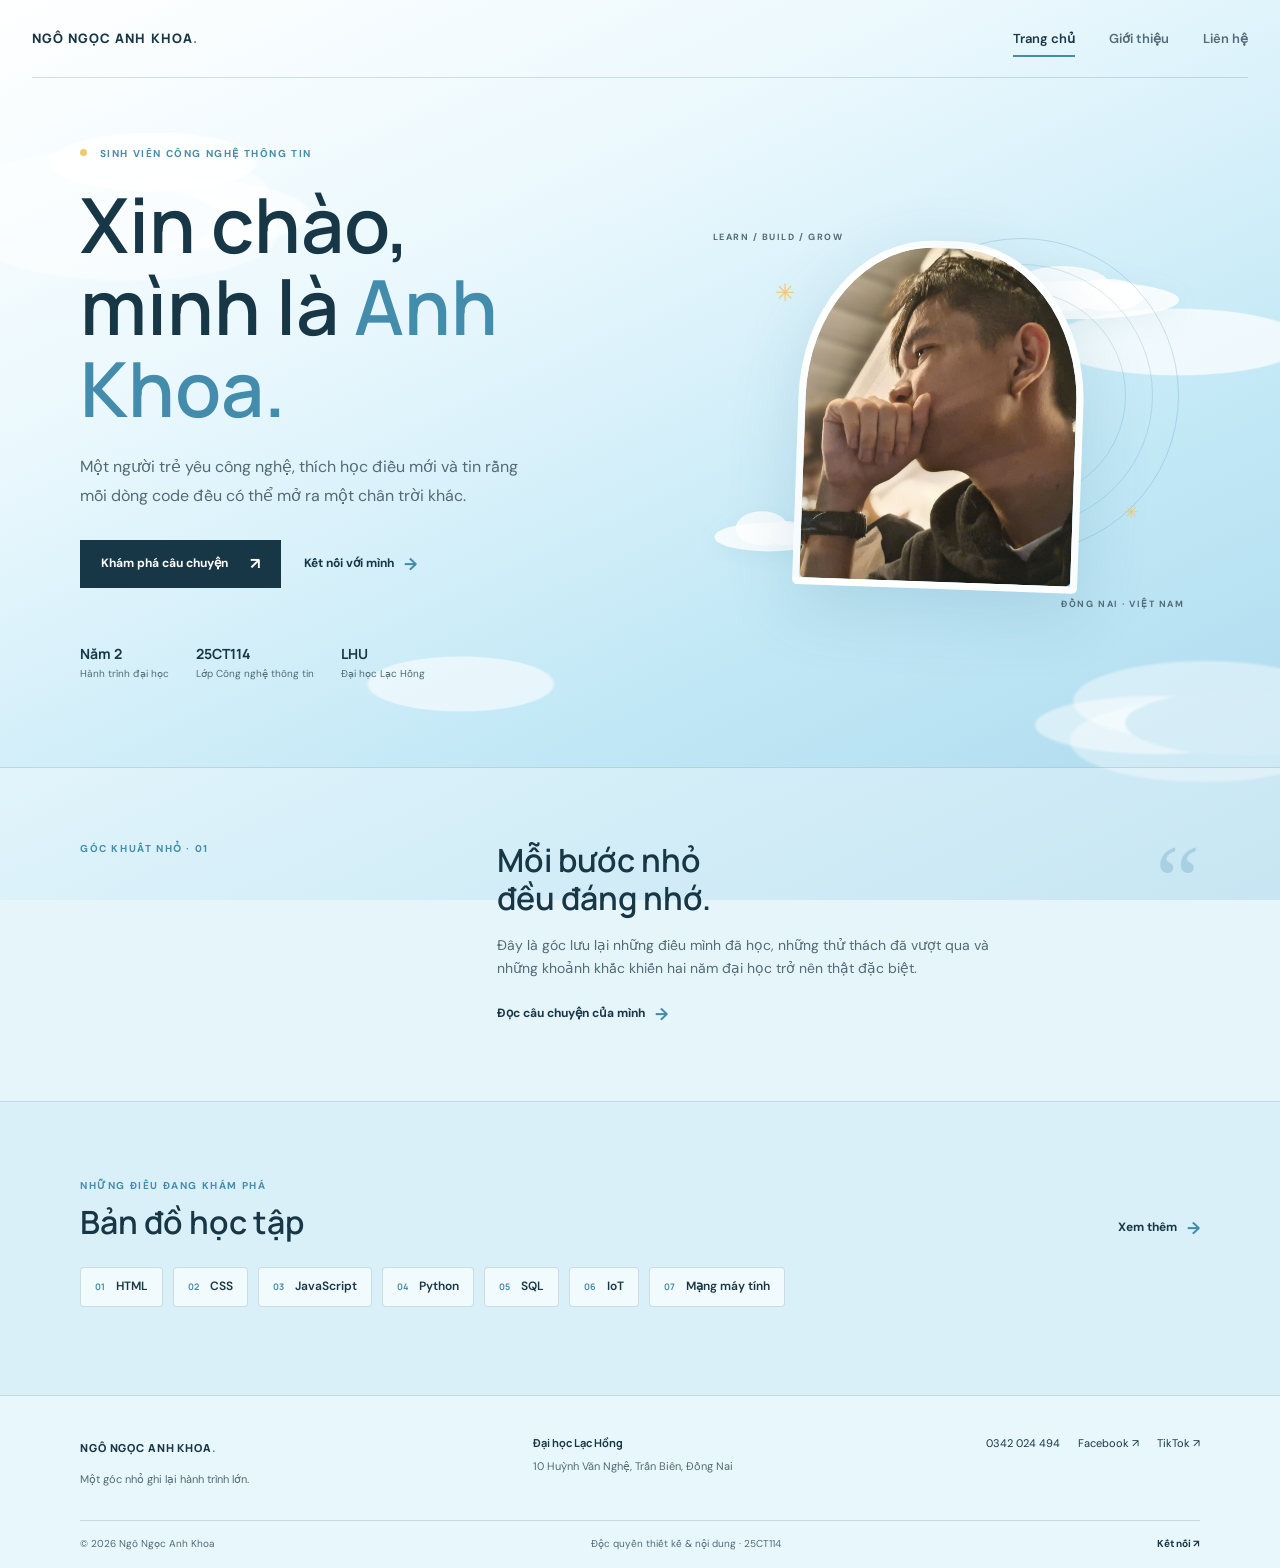
<file: index.html>
<!doctype html>
<html lang="vi">

<head>
    <meta charset="utf-8">
    <meta name="viewport" content="width=device-width, initial-scale=1">
    <meta name="theme-color" content="#b8e4f5">
    <meta name="description" content="Góc Khuất Nhỏ - hành trình học tập và những dấu ấn của Ngô Ngọc Anh Khoa.">
    <title>Ngô Ngọc Anh Khoa | Góc Khuất Nhỏ</title>
    <link rel="preconnect" href="https://fonts.googleapis.com">
    <link rel="preconnect" href="https://fonts.gstatic.com" crossorigin>
    <link
        href="https://fonts.googleapis.com/css2?family=DM+Sans:wght@400;500;600;700&family=Manrope:wght@400;500;600;700;800&display=swap"
        rel="stylesheet">
    <link rel="stylesheet" href="style.css">
    <script src="java.js" defer></script>
</head>

<body>
    <header class="site-header">
        <a class="wordmark" href="index.html" aria-label="Ngô Ngọc Anh Khoa - về trang chủ">NGÔ NGỌC ANH KHOA<span
                class="wordmark-dot">.</span></a>
        <button class="menu-toggle" type="button" aria-expanded="false" aria-controls="main-menu"
            aria-label="Mở menu"><span></span><span></span></button>
        <nav class="main-menu" id="main-menu" aria-label="Điều hướng chính">
            <a class="menu-link is-active" href="index.html" aria-current="page">Trang chủ</a>
            <a class="menu-link" href="gioithieu.html">Giới thiệu</a>
            <a class="menu-link" href="lienhe.html">Liên hệ</a>
        </nav>
    </header>

    <main>
        <section class="home-hero page-width">
            <div class="hero-copy reveal">
                <p class="eyebrow"><span class="eyebrow-mark"></span> SINH VIÊN CÔNG NGHỆ THÔNG TIN</p>
                <h1>Xin chào,<br>mình là <span class="name-highlight">Anh Khoa.</span></h1>
                <p class="hero-intro">Một người trẻ yêu công nghệ, thích học điều mới và tin rằng mỗi dòng code đều có
                    thể mở ra một chân trời khác.</p>
                <div class="hero-actions">
                    <a class="button button-primary" href="gioithieu.html">Khám phá câu chuyện <span
                            aria-hidden="true">↗</span></a>
                    <a class="text-link" href="lienhe.html">Kết nối với mình <span aria-hidden="true">→</span></a>
                </div>
                <div class="hero-facts" aria-label="Thông tin sinh viên">
                    <div><strong>Năm 2</strong><span>Hành trình đại học</span></div>
                    <div><strong>25CT114</strong><span>Lớp Công nghệ thông tin</span></div>
                    <div><strong>LHU</strong><span>Đại học Lạc Hồng</span></div>
                </div>
            </div>
            <div class="hero-art reveal" aria-label="Minh họa bầu trời và hành trình học tập">
                <div class="sun-orbit"></div>
                <div class="cloud cloud-large"></div>
                <div class="cloud cloud-small"></div>
                <div class="orbit-label label-top">LEARN / BUILD / GROW</div>
                <div class="portrait-placeholder">
                    <img class="portrait-image" src="banthan.jpg" alt="Chân dung Ngô Ngọc Anh Khoa">
                </div>
                <span class="orbit-label label-bottom">ĐỒNG NAI · VIỆT NAM</span>
                <span class="sparkle sparkle-one">✳</span><span class="sparkle sparkle-two">✳</span>
            </div>
        </section>

        <section class="intro-band">
            <div class="page-width intro-band-inner reveal">
                <p class="eyebrow">GÓC KHUẤT NHỎ · 01</p>
                <div>
                    <h2>Mỗi bước nhỏ<br>đều đáng nhớ.</h2>
                    <p>Đây là góc lưu lại những điều mình đã học, những thử thách đã vượt qua và những khoảnh khắc khiến
                        hai năm đại học trở nên thật đặc biệt.</p>
                    <a class="text-link" href="gioithieu.html">Đọc câu chuyện của mình <span
                            aria-hidden="true">→</span></a>
                </div>
                <div class="quote-mark" aria-hidden="true">“</div>
            </div>
        </section>

        <section class="learning-section page-width reveal">
            <div class="section-heading">
                <div>
                    <p class="eyebrow">NHỮNG ĐIỀU ĐANG KHÁM PHÁ</p>
                    <h2>Bản đồ học tập</h2>
                </div>
                <a class="text-link" href="gioithieu.html">Xem thêm <span aria-hidden="true">→</span></a>
            </div>
            <div class="skill-cloud" aria-label="Các lĩnh vực đã học">
                <span class="skill-chip"><span>01</span> HTML</span>
                <span class="skill-chip"><span>02</span> CSS</span>
                <span class="skill-chip"><span>03</span> JavaScript</span>
                <span class="skill-chip"><span>04</span> Python</span>
                <span class="skill-chip"><span>05</span> SQL</span>
                <span class="skill-chip"><span>06</span> IoT</span>
                <span class="skill-chip"><span>07</span> Mạng máy tính</span>
            </div>
        </section>
    </main>

    <footer class="site-footer">
        <div class="page-width footer-main">
            <div><a class="wordmark footer-wordmark" href="index.html">NGÔ NGỌC ANH KHOA<span
                        class="wordmark-dot">.</span></a>
                <p class="footer-note">Một góc nhỏ ghi lại hành trình lớn.</p>
            </div>
            <div class="footer-school"><strong>Đại học Lạc Hồng</strong><span>10 Huỳnh Văn Nghệ, Trấn Biên, Đồng
                    Nai</span></div>
            <div class="footer-social"><a href="tel:0342024494">0342 024 494</a><a href="https://www.facebook.com/"
                    target="_blank" rel="noreferrer">Facebook ↗</a><a href="https://www.tiktok.com/" target="_blank"
                    rel="noreferrer">TikTok ↗</a></div>
        </div>
        <div class="page-width footer-bottom"><span>© <span data-year></span> Ngô Ngọc Anh Khoa</span><span>Độc quyền
                thiết kế & nội dung · 25CT114</span><a href="lienhe.html">Kết nối <span aria-hidden="true">↗</span></a>
        </div>
    </footer>
</body>

</html>
</file>
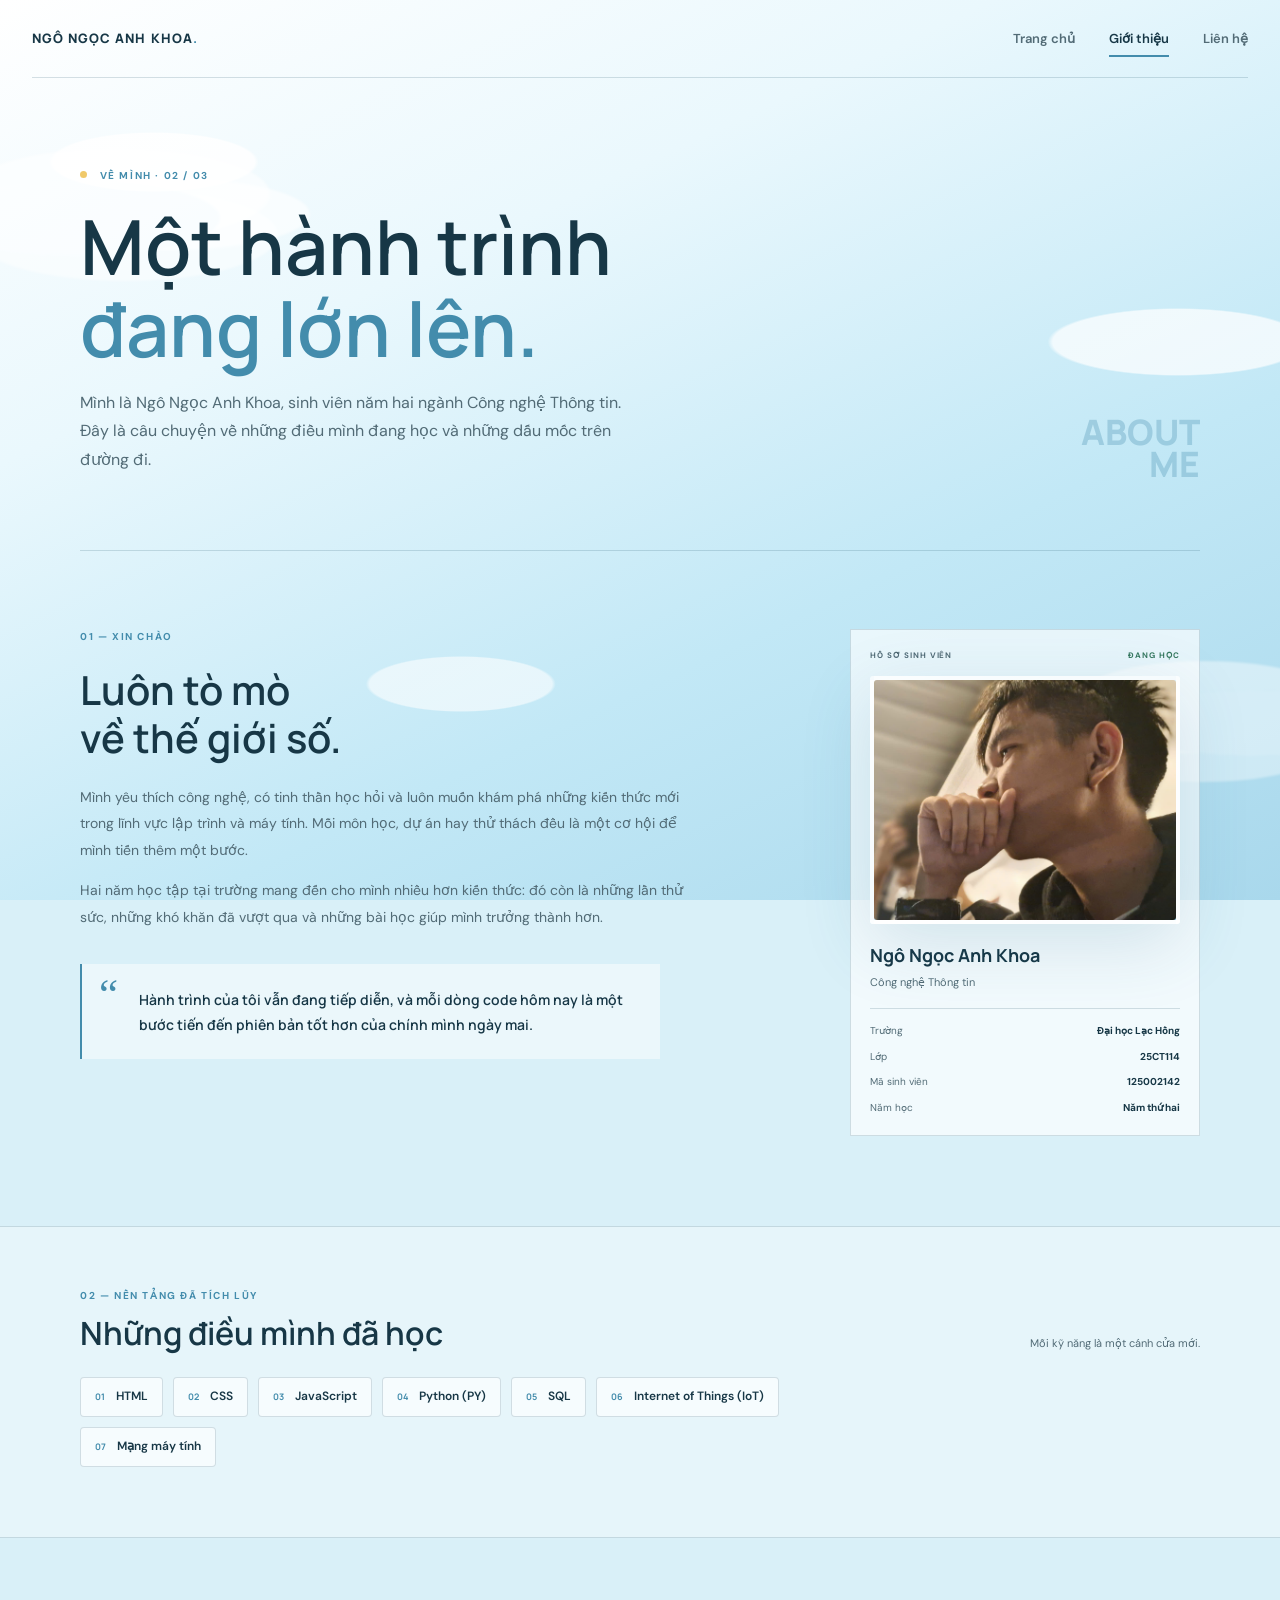
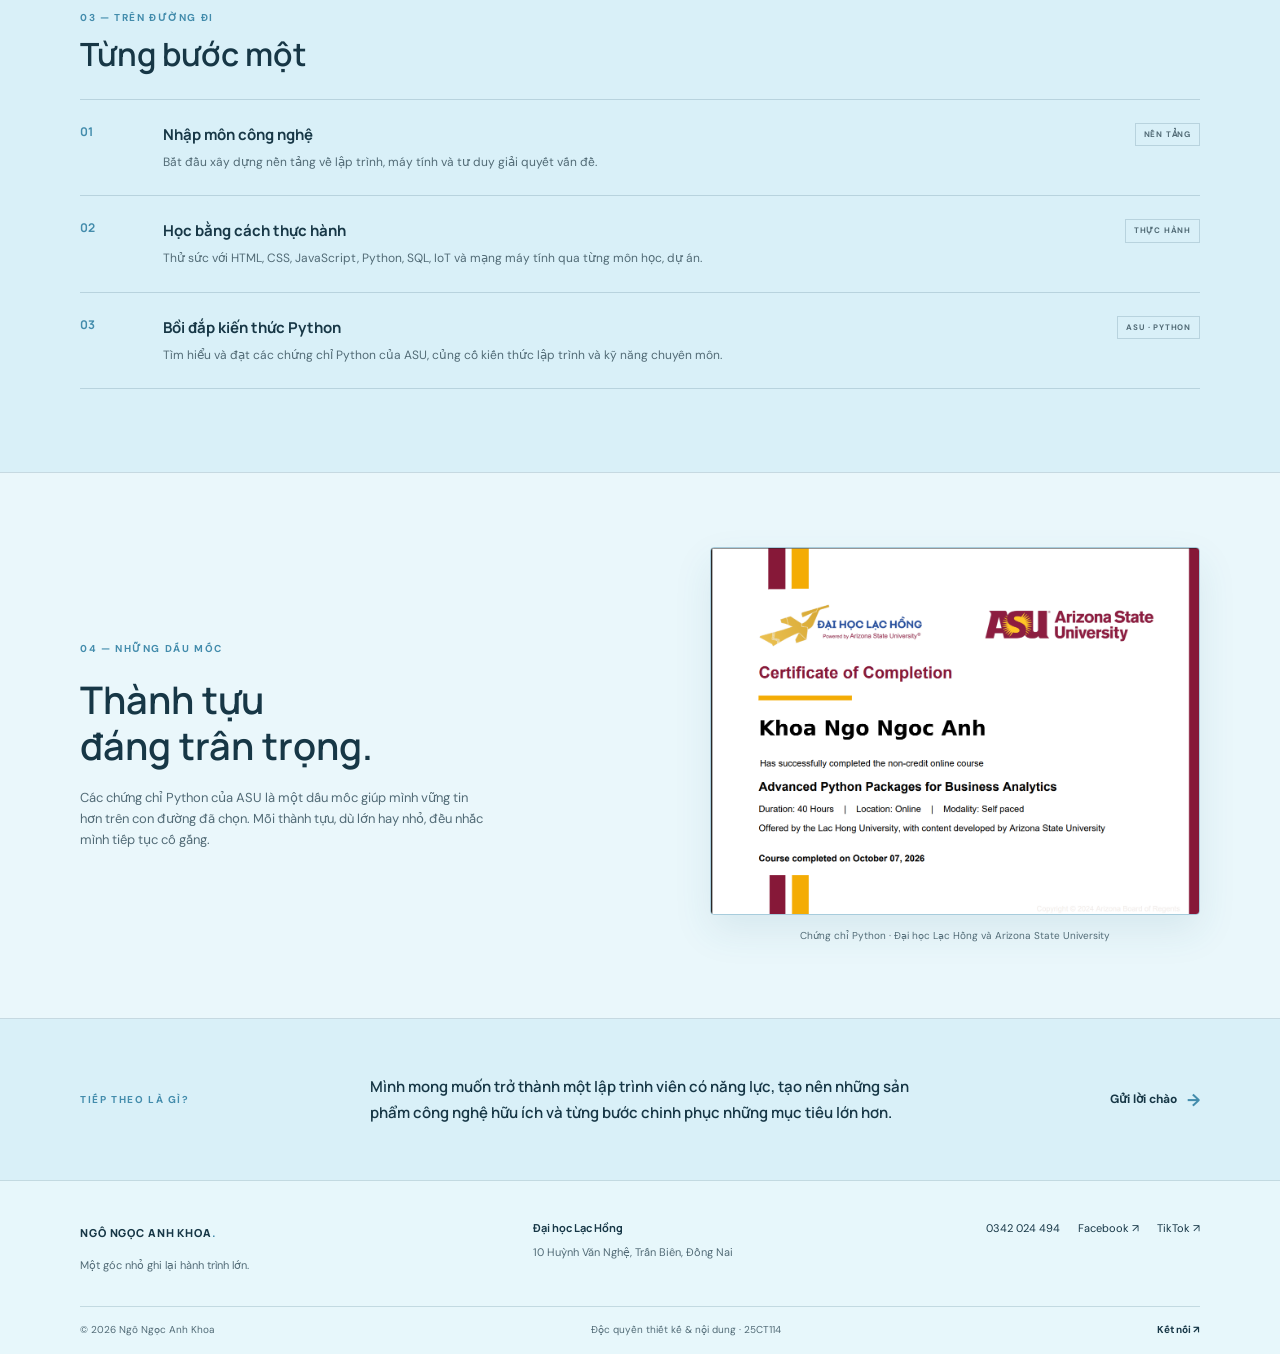
<file: gioithieu.html>
<!doctype html>
<html lang="vi">

<head>
    <meta charset="utf-8">
    <meta name="viewport" content="width=device-width, initial-scale=1">
    <meta name="theme-color" content="#b8e4f5">
    <meta name="description"
        content="Giới thiệu về Ngô Ngọc Anh Khoa, sinh viên năm hai ngành Công nghệ Thông tin tại Đại học Lạc Hồng.">
    <title>Giới thiệu | Ngô Ngọc Anh Khoa</title>
    <link rel="preconnect" href="https://fonts.googleapis.com">
    <link rel="preconnect" href="https://fonts.gstatic.com" crossorigin>
    <link
        href="https://fonts.googleapis.com/css2?family=DM+Sans:wght@400;500;600;700&family=Manrope:wght@400;500;600;700;800&display=swap"
        rel="stylesheet">
    <link rel="stylesheet" href="style.css">
    <script src="java.js" defer></script>
</head>

<body>
    <header class="site-header">
        <a class="wordmark" href="index.html" aria-label="Ngô Ngọc Anh Khoa - về trang chủ">NGÔ NGỌC ANH KHOA<span
                class="wordmark-dot">.</span></a>
        <button class="menu-toggle" type="button" aria-expanded="false" aria-controls="main-menu"
            aria-label="Mở menu"><span></span><span></span></button>
        <nav class="main-menu" id="main-menu" aria-label="Điều hướng chính">
            <a class="menu-link" href="index.html">Trang chủ</a>
            <a class="menu-link is-active" href="gioithieu.html" aria-current="page">Giới thiệu</a>
            <a class="menu-link" href="lienhe.html">Liên hệ</a>
        </nav>
    </header>

    <main>
        <section class="page-hero page-width reveal">
            <p class="eyebrow"><span class="eyebrow-mark"></span> VỀ MÌNH · 02 / 03</p>
            <h1>Một hành trình<br><span class="name-highlight">đang lớn lên.</span></h1>
            <p class="page-hero-lead">Mình là Ngô Ngọc Anh Khoa, sinh viên năm hai ngành Công nghệ Thông tin. Đây là câu
                chuyện về những điều mình đang học và những dấu mốc trên đường đi.</p>
            <span class="page-index">ABOUT<br>ME</span>
        </section>

        <section class="about-layout page-width">
            <div class="about-copy reveal">
                <p class="eyebrow">01 — XIN CHÀO</p>
                <h2>Luôn tò mò<br>về thế giới số.</h2>
                <p>Mình yêu thích công nghệ, có tinh thần học hỏi và luôn muốn khám phá những kiến thức mới trong lĩnh
                    vực lập trình và máy tính. Mỗi môn học, dự án hay thử thách đều là một cơ hội để mình tiến thêm một
                    bước.</p>
                <p>Hai năm học tập tại trường mang đến cho mình nhiều hơn kiến thức: đó còn là những lần thử sức, những
                    khó khăn đã vượt qua và những bài học giúp mình trưởng thành hơn.</p>
                <div class="quote-card"><span aria-hidden="true">“</span>
                    <blockquote>Hành trình của tôi vẫn đang tiếp diễn, và mỗi dòng code hôm nay là một bước tiến đến
                        phiên bản tốt hơn của chính mình ngày mai.</blockquote>
                </div>
            </div>
            <aside class="student-card reveal">
                <div class="student-card-top"><span>HỒ SƠ SINH VIÊN</span><span class="status-dot">ĐANG HỌC</span></div>
                <div class="portrait-placeholder portrait-compact">
                    <img class="portrait-image" src="banthan.jpg" alt="Chân dung Ngô Ngọc Anh Khoa">
                </div>
                <h3>Ngô Ngọc Anh Khoa</h3>
                <p class="student-major">Công nghệ Thông tin</p>
                <dl class="student-details">
                    <div>
                        <dt>Trường</dt>
                        <dd>Đại học Lạc Hồng</dd>
                    </div>
                    <div>
                        <dt>Lớp</dt>
                        <dd>25CT114</dd>
                    </div>
                    <div>
                        <dt>Mã sinh viên</dt>
                        <dd>125002142</dd>
                    </div>
                    <div>
                        <dt>Năm học</dt>
                        <dd>Năm thứ hai</dd>
                    </div>
                </dl>
            </aside>
        </section>

        <section class="skills-section">
            <div class="page-width skills-inner reveal">
                <div class="section-heading">
                    <div>
                        <p class="eyebrow">02 — NỀN TẢNG ĐÃ TÍCH LŨY</p>
                        <h2>Những điều mình đã học</h2>
                    </div><span class="section-aside">Mỗi kỹ năng là một cánh cửa mới.</span>
                </div>
                <div class="skill-cloud skill-cloud-about"><span class="skill-chip"><span>01</span> HTML</span><span
                        class="skill-chip"><span>02</span> CSS</span><span class="skill-chip"><span>03</span>
                        JavaScript</span><span class="skill-chip"><span>04</span> Python (PY)</span><span
                        class="skill-chip"><span>05</span> SQL</span><span class="skill-chip"><span>06</span> Internet
                        of Things (IoT)</span><span class="skill-chip"><span>07</span> Mạng máy tính</span></div>
            </div>
        </section>

        <section class="journey-section page-width reveal">
            <div class="section-heading">
                <div>
                    <p class="eyebrow">03 — TRÊN ĐƯỜNG ĐI</p>
                    <h2>Từng bước một</h2>
                </div>
            </div>
            <div class="journey-list">
                <article class="journey-item"><span class="journey-number">01</span>
                    <div>
                        <h3>Nhập môn công nghệ</h3>
                        <p>Bắt đầu xây dựng nền tảng về lập trình, máy tính và tư duy giải quyết vấn đề.</p>
                    </div><span class="journey-tag">NỀN TẢNG</span>
                </article>
                <article class="journey-item"><span class="journey-number">02</span>
                    <div>
                        <h3>Học bằng cách thực hành</h3>
                        <p>Thử sức với HTML, CSS, JavaScript, Python, SQL, IoT và mạng máy tính qua từng môn học, dự án.
                        </p>
                    </div><span class="journey-tag">THỰC HÀNH</span>
                </article>
                <article class="journey-item"><span class="journey-number">03</span>
                    <div>
                        <h3>Bồi đắp kiến thức Python</h3>
                        <p>Tìm hiểu và đạt các chứng chỉ Python của ASU, củng cố kiến thức lập trình và kỹ năng chuyên
                            môn.</p>
                    </div><span class="journey-tag">ASU · PYTHON</span>
                </article>
            </div>
        </section>

        <section class="achievement-section">
            <div class="page-width achievement-inner reveal">
                <div class="achievement-copy">
                    <p class="eyebrow">04 — NHỮNG DẤU MỐC</p>
                    <h2>Thành tựu<br>đáng trân trọng.</h2>
                    <p>Các chứng chỉ Python của ASU là một dấu mốc giúp mình vững tin hơn trên con đường đã chọn. Mỗi
                        thành tựu, dù lớn hay nhỏ, đều nhắc mình tiếp tục cố gắng.</p>
                </div>
                <div class="achievement-display">
                    <img class="certificate-image" src="ASU.png"
                        alt="Chứng chỉ hoàn thành khóa Advanced Python Packages for Business Analytics">
                    <p class="achievement-note">Chứng chỉ Python · Đại học Lạc Hồng và Arizona State University</p>
                </div>
            </div>
        </section>

        <section class="future-note page-width reveal">
            <p class="eyebrow">TIẾP THEO LÀ GÌ?</p>
            <p>Mình mong muốn trở thành một lập trình viên có năng lực, tạo nên những sản phẩm công nghệ hữu ích và từng
                bước chinh phục những mục tiêu lớn hơn.</p><a class="text-link" href="lienhe.html">Gửi lời chào <span
                    aria-hidden="true">→</span></a>
        </section>
    </main>

    <footer class="site-footer">
        <div class="page-width footer-main">
            <div><a class="wordmark footer-wordmark" href="index.html">NGÔ NGỌC ANH KHOA<span
                        class="wordmark-dot">.</span></a>
                <p class="footer-note">Một góc nhỏ ghi lại hành trình lớn.</p>
            </div>
            <div class="footer-school"><strong>Đại học Lạc Hồng</strong><span>10 Huỳnh Văn Nghệ, Trấn Biên, Đồng
                    Nai</span></div>
            <div class="footer-social"><a href="tel:0342024494">0342 024 494</a><a href="https://www.facebook.com/"
                    target="_blank" rel="noreferrer">Facebook ↗</a><a href="https://www.tiktok.com/" target="_blank"
                    rel="noreferrer">TikTok ↗</a></div>
        </div>
        <div class="page-width footer-bottom"><span>© <span data-year></span> Ngô Ngọc Anh Khoa</span><span>Độc quyền
                thiết kế & nội dung · 25CT114</span><a href="lienhe.html">Kết nối <span aria-hidden="true">↗</span></a>
        </div>
    </footer>
</body>

</html>
</file>
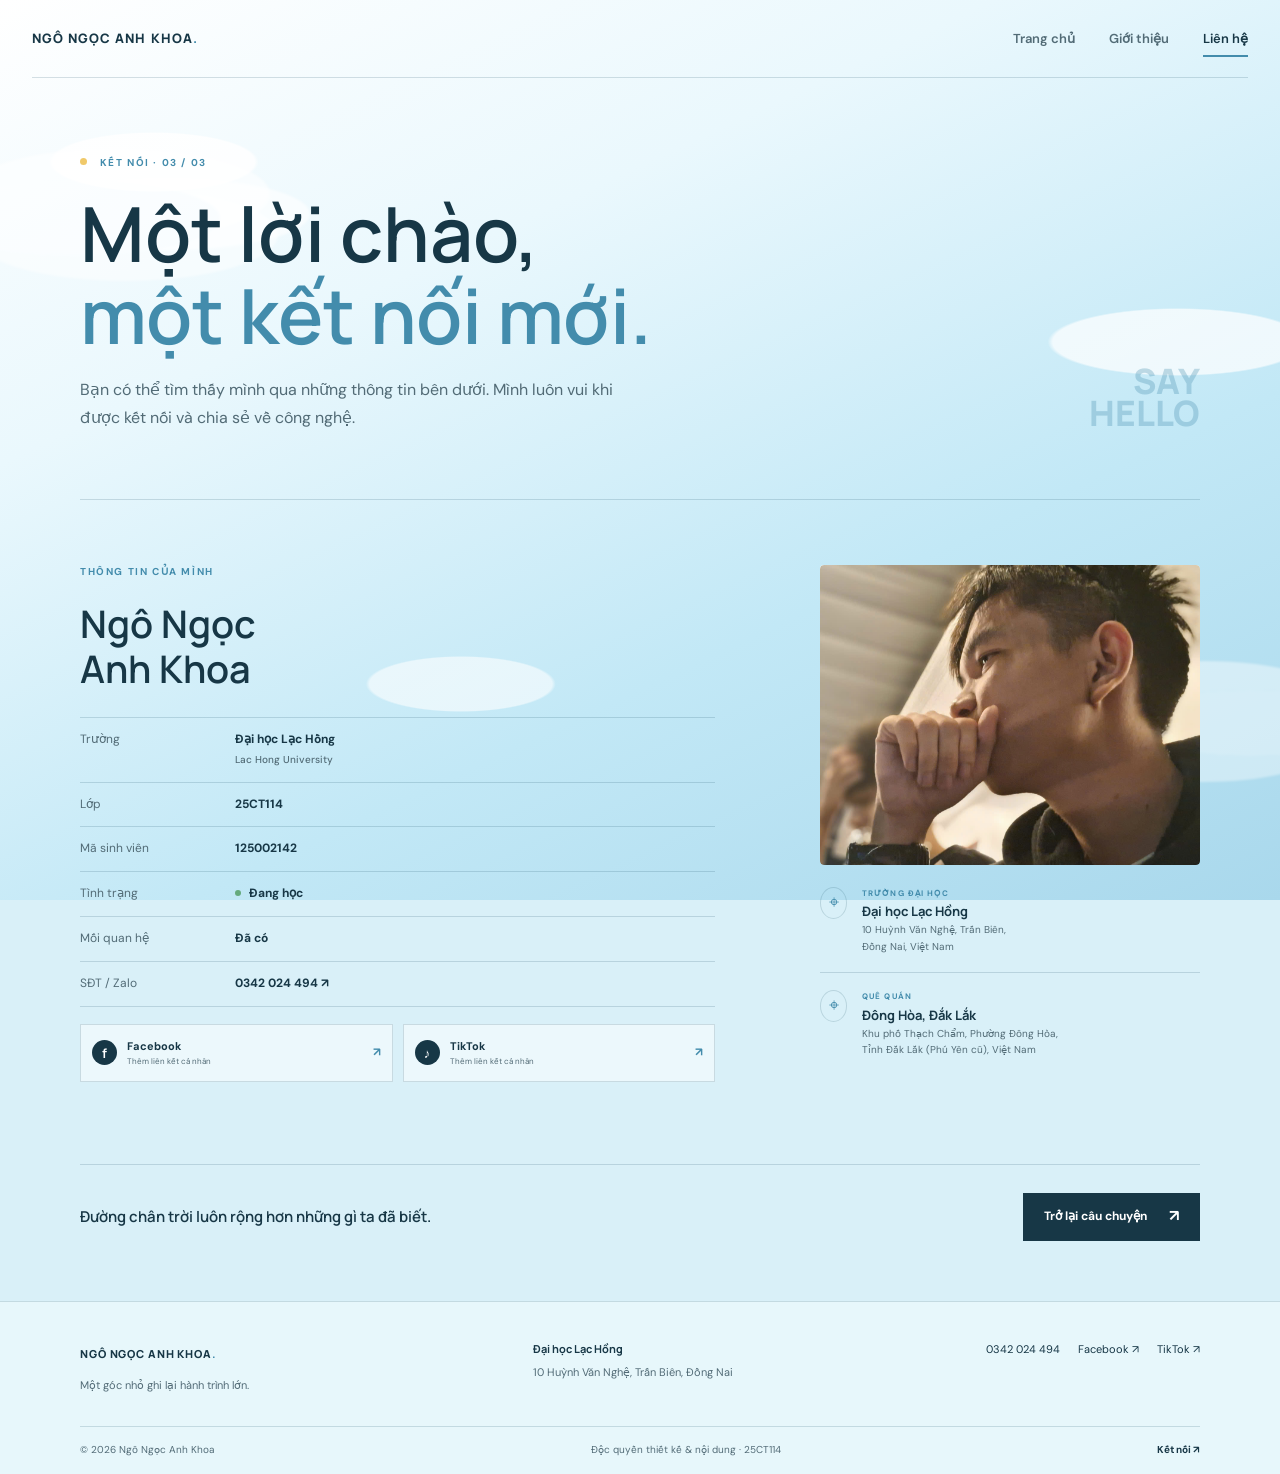
<file: lienhe.html>
<!doctype html>
<html lang="vi">

<head>
    <meta charset="utf-8">
    <meta name="viewport" content="width=device-width, initial-scale=1">
    <meta name="theme-color" content="#b8e4f5">
    <meta name="description" content="Thông tin liên hệ của Ngô Ngọc Anh Khoa, sinh viên Đại học Lạc Hồng.">
    <title>Liên hệ | Ngô Ngọc Anh Khoa</title>
    <link rel="preconnect" href="https://fonts.googleapis.com">
    <link rel="preconnect" href="https://fonts.gstatic.com" crossorigin>
    <link
        href="https://fonts.googleapis.com/css2?family=DM+Sans:wght@400;500;600;700&family=Manrope:wght@400;500;600;700;800&display=swap"
        rel="stylesheet">
    <link rel="stylesheet" href="style.css">
    <script src="java.js" defer></script>
</head>

<body>
    <header class="site-header">
        <a class="wordmark" href="index.html" aria-label="Ngô Ngọc Anh Khoa - về trang chủ">NGÔ NGỌC ANH KHOA<span
                class="wordmark-dot">.</span></a>
        <button class="menu-toggle" type="button" aria-expanded="false" aria-controls="main-menu"
            aria-label="Mở menu"><span></span><span></span></button>
        <nav class="main-menu" id="main-menu" aria-label="Điều hướng chính">
            <a class="menu-link" href="index.html">Trang chủ</a>
            <a class="menu-link" href="gioithieu.html">Giới thiệu</a>
            <a class="menu-link is-active" href="lienhe.html" aria-current="page">Liên hệ</a>
        </nav>
    </header>

    <main>
        <section class="page-hero contact-hero page-width reveal">
            <p class="eyebrow"><span class="eyebrow-mark"></span> KẾT NỐI · 03 / 03</p>
            <h1>Một lời chào,<br><span class="name-highlight">một kết nối mới.</span></h1>
            <p class="page-hero-lead">Bạn có thể tìm thấy mình qua những thông tin bên dưới. Mình luôn vui khi được kết
                nối và chia sẻ về công nghệ.</p>
            <span class="page-index">SAY<br>HELLO</span>
        </section>

        <section class="contact-layout page-width">
            <div class="contact-details reveal">
                <p class="eyebrow">THÔNG TIN CỦA MÌNH</p>
                <h2>Ngô Ngọc<br>Anh Khoa</h2>
                <div class="contact-table">
                    <div class="contact-row"><span>Trường</span><strong>Đại học Lạc Hồng<br><small>Lac Hong
                                University</small></strong></div>
                    <div class="contact-row"><span>Lớp</span><strong>25CT114</strong></div>
                    <div class="contact-row"><span>Mã sinh viên</span><strong>125002142</strong></div>
                    <div class="contact-row"><span>Tình trạng</span><strong><span class="status-inline"></span>Đang
                            học</strong></div>
                    <div class="contact-row"><span>Mối quan hệ</span><strong>Đã có</strong></div>
                    <div class="contact-row"><span>SĐT / Zalo</span><strong><a href="tel:0342024494">0342 024 494
                                ↗</a></strong></div>
                </div>
                <div class="contact-socials"><a href="https://www.facebook.com/" target="_blank"
                        rel="noreferrer"><span>f</span><span>Facebook <small>Thêm liên kết cá
                                nhân</small></span><b>↗</b></a><a href="https://www.tiktok.com/" target="_blank"
                        rel="noreferrer"><span>♪</span><span>TikTok <small>Thêm liên kết cá
                                nhân</small></span><b>↗</b></a></div>
            </div>
            <aside class="contact-aside reveal">
                <div class="contact-photo">
                    <img class="contact-portrait" src="banthan.jpg" alt="Chân dung Ngô Ngọc Anh Khoa">
                </div>
                <div class="location-block"><span class="location-icon" aria-hidden="true">⌖</span>
                    <div><span>TRƯỜNG ĐẠI HỌC</span><strong>Đại học Lạc Hồng</strong>
                        <p>10 Huỳnh Văn Nghệ, Trấn Biên,<br>Đồng Nai, Việt Nam</p>
                    </div>
                </div>
                <div class="location-block location-hometown"><span class="location-icon" aria-hidden="true">⌖</span>
                    <div><span>QUÊ QUÁN</span><strong>Đông Hòa, Đắk Lắk</strong>
                        <p>Khu phố Thạch Chẩm, Phường Đông Hòa,<br>Tỉnh Đắk Lắk (Phú Yên cũ), Việt Nam</p>
                    </div>
                </div>
            </aside>
        </section>

        <section class="contact-bottom page-width reveal">
            <p>Đường chân trời luôn rộng hơn những gì ta đã biết.</p><a class="button button-primary"
                href="gioithieu.html">Trở lại câu chuyện <span aria-hidden="true">↗</span></a>
        </section>
    </main>

    <footer class="site-footer">
        <div class="page-width footer-main">
            <div><a class="wordmark footer-wordmark" href="index.html">NGÔ NGỌC ANH KHOA<span
                        class="wordmark-dot">.</span></a>
                <p class="footer-note">Một góc nhỏ ghi lại hành trình lớn.</p>
            </div>
            <div class="footer-school"><strong>Đại học Lạc Hồng</strong><span>10 Huỳnh Văn Nghệ, Trấn Biên, Đồng
                    Nai</span></div>
            <div class="footer-social"><a href="tel:0342024494">0342 024 494</a><a href="https://www.facebook.com/"
                    target="_blank" rel="noreferrer">Facebook ↗</a><a href="https://www.tiktok.com/" target="_blank"
                    rel="noreferrer">TikTok ↗</a></div>
        </div>
        <div class="page-width footer-bottom"><span>© <span data-year></span> Ngô Ngọc Anh Khoa</span><span>Độc quyền
                thiết kế & nội dung · 25CT114</span><a href="lienhe.html">Kết nối <span aria-hidden="true">↗</span></a>
        </div>
    </footer>
</body>

</html>
</file>
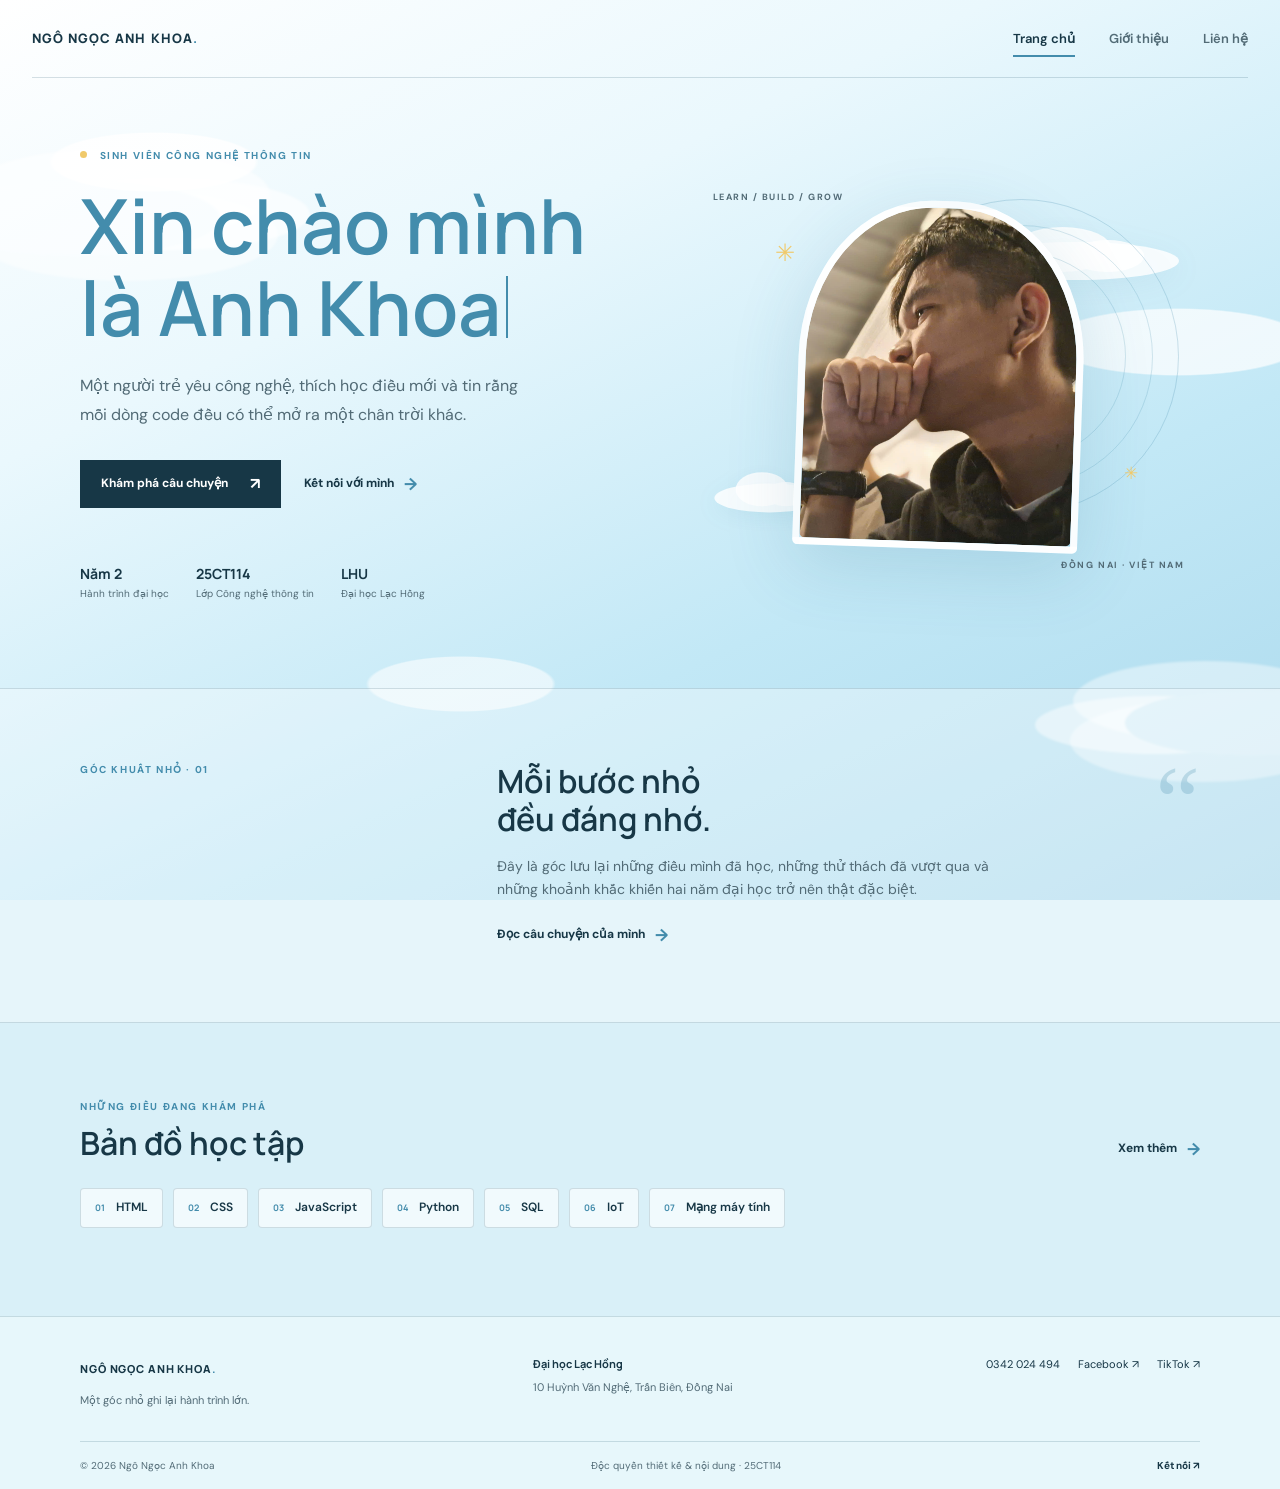
<file: trangchuchinh.html>
<!doctype html>
<html lang="vi">

<head>
    <meta charset="utf-8">
    <meta name="viewport" content="width=device-width, initial-scale=1">
    <meta name="theme-color" content="#b8e4f5">
    <meta name="description" content="Góc Khuất Nhỏ - hành trình học tập và những dấu ấn của Ngô Ngọc Anh Khoa.">
    <title>Ngô Ngọc Anh Khoa | Góc Khuất Nhỏ</title>
    <link rel="preconnect" href="https://fonts.googleapis.com">
    <link rel="preconnect" href="https://fonts.gstatic.com" crossorigin>
    <link
        href="https://fonts.googleapis.com/css2?family=DM+Sans:wght@400;500;600;700&family=Manrope:wght@400;500;600;700;800&display=swap"
        rel="stylesheet">
    <style>
        :root {
            color-scheme: light;
            --sky: #b8e4f5;
            --blue: #438cac;
            --deep: #173746;
            --muted: #526b76;
            --line: rgba(37, 86, 107, .18);
            --yellow: #f0c96a;
            --display: 'Manrope', 'Trebuchet MS', sans-serif;
            --body: 'DM Sans', 'Segoe UI', sans-serif;
        }

        * {
            box-sizing: border-box;
        }

        html {
            scroll-behavior: smooth;
            scroll-padding-top: 24px;
        }

        body {
            min-width: 320px;
            margin: 0;
            color: var(--deep);
            background-color: #d9f0f8;
            background-image:
                radial-gradient(ellipse 210px 60px at 12% 18%, rgba(255, 255, 255, .86) 0 48%, transparent 50%),
                radial-gradient(ellipse 260px 68px at 92% 38%, rgba(255, 255, 255, .72) 0 48%, transparent 50%),
                radial-gradient(ellipse 190px 56px at 36% 76%, rgba(255, 255, 255, .58) 0 48%, transparent 50%),
                linear-gradient(155deg, #fff 0%, #eaf8fd 31%, #c2e8f6 66%, #a9d8ec 100%);
            background-attachment: fixed;
            font-family: var(--body);
            line-height: 1.65;
            overflow-x: hidden;
        }

        body::before,
        body::after {
            position: fixed;
            z-index: -1;
            pointer-events: none;
            content: '';
            filter: blur(1px);
        }

        body::before {
            top: 20%;
            left: -70px;
            width: 290px;
            height: 76px;
            border-radius: 50%;
            background: rgba(255, 255, 255, .58);
            box-shadow: 42px -24px 0 8px rgba(255, 255, 255, .54), 92px -4px 0 -2px rgba(255, 255, 255, .6), 50px 17px 0 8px rgba(255, 255, 255, .47);
            animation: cloud-drift 28s ease-in-out infinite alternate;
        }

        body::after {
            right: -95px;
            bottom: 16%;
            width: 250px;
            height: 66px;
            border-radius: 50%;
            background: rgba(255, 255, 255, .45);
            box-shadow: -45px -22px 0 7px rgba(255, 255, 255, .43), -94px 2px 0 -4px rgba(255, 255, 255, .48), -47px 18px 0 8px rgba(255, 255, 255, .38);
            animation: cloud-drift 34s ease-in-out infinite alternate-reverse;
        }

        a {
            color: inherit;
            text-decoration: none;
        }

        button {
            font: inherit;
        }

        h1,
        h2,
        h3,
        p {
            margin-top: 0;
        }

        h1,
        h2,
        h3 {
            font-family: var(--display);
        }

        .page-width {
            width: min(1120px, calc(100% - 64px));
            margin-inline: auto;
        }

        .page-view[hidden] {
            display: none !important;
        }

        .site-header {
            position: relative;
            z-index: 10;
            display: flex;
            min-height: 78px;
            align-items: center;
            justify-content: space-between;
            width: min(1240px, calc(100% - 64px));
            margin-inline: auto;
            border-bottom: 1px solid var(--line);
        }

        .wordmark {
            font: 800 13px/1 var(--display);
            letter-spacing: .08em;
        }

        .wordmark-dot {
            color: var(--blue);
        }

        .main-menu {
            display: flex;
            gap: 34px;
            align-items: center;
        }

        .menu-link {
            position: relative;
            padding-block: 26px;
            color: var(--muted);
            font-size: 13px;
            font-weight: 600;
            transition: color .2s ease;
        }

        .menu-link::after {
            position: absolute;
            right: 0;
            bottom: 18px;
            left: 0;
            height: 2px;
            background: var(--blue);
            content: '';
            transform: scaleX(0);
            transform-origin: left;
            transition: transform .2s ease;
        }

        .menu-link:hover,
        .menu-link.is-active {
            color: var(--deep);
        }

        .menu-link:hover::after,
        .menu-link.is-active::after {
            transform: scaleX(1);
        }

        .menu-toggle {
            display: none;
        }

        .home-hero {
            display: grid;
            min-height: 610px;
            grid-template-columns: 1fr .92fr;
            gap: 38px;
            align-items: center;
            padding-block: 68px 84px;
        }

        .eyebrow {
            margin: 0 0 20px;
            color: var(--blue);
            font-size: 10px;
            font-weight: 700;
            letter-spacing: .16em;
        }

        .eyebrow-mark {
            display: inline-block;
            width: 7px;
            height: 7px;
            margin-right: 9px;
            border-radius: 50%;
            background: var(--yellow);
            vertical-align: 1px;
        }

        .hero-copy h1,
        .page-hero h1 {
            margin-bottom: 24px;
            font-size: clamp(44px, 6vw, 76px);
            font-weight: 600;
            letter-spacing: 0;
            line-height: 1.08;
        }

        .name-highlight {
            color: var(--blue);
        }

        .rotating-title {
            display: inline;
        }

        .rotating-title::after {
            display: inline-block;
            width: 2px;
            height: .82em;
            margin-left: 5px;
            background: var(--blue);
            content: '';
            vertical-align: -.03em;
            animation: caret-blink .8s steps(2, start) infinite;
        }

        .hero-intro,
        .page-hero-lead {
            max-width: 455px;
            margin-bottom: 30px;
            color: var(--muted);
            font-size: 16px;
            line-height: 1.8;
        }

        .hero-actions {
            display: flex;
            flex-wrap: wrap;
            align-items: center;
            gap: 23px;
        }

        .button {
            display: inline-flex;
            min-height: 48px;
            align-items: center;
            justify-content: center;
            gap: 22px;
            padding: 0 20px;
            border: 1px solid transparent;
            font-size: 12px;
            font-weight: 700;
            transition: transform .2s ease, background .2s ease;
        }

        .button:hover {
            transform: translateY(-2px);
        }

        .button-primary {
            color: #fff;
            background: var(--deep);
        }

        .button-primary:hover {
            background: var(--blue);
        }

        .button-primary span {
            font-size: 16px;
        }

        .text-link {
            display: inline-flex;
            align-items: center;
            gap: 10px;
            color: var(--deep);
            font-size: 12px;
            font-weight: 700;
        }

        .text-link span {
            color: var(--blue);
            font-size: 17px;
            transition: transform .2s ease;
        }

        .text-link:hover span {
            transform: translateX(4px);
        }

        .hero-facts {
            display: flex;
            gap: 27px;
            margin-top: 56px;
        }

        .hero-facts div {
            display: grid;
            gap: 3px;
        }

        .hero-facts strong {
            font: 700 14px var(--display);
        }

        .hero-facts span {
            color: var(--muted);
            font-size: 10px;
        }

        .hero-art {
            position: relative;
            display: grid;
            min-height: 430px;
            place-items: center;
            isolation: isolate;
        }

        .sun-orbit {
            position: absolute;
            top: 9%;
            right: 4%;
            width: 315px;
            aspect-ratio: 1;
            border: 1px solid rgba(67, 140, 172, .24);
            border-radius: 50%;
        }

        .sun-orbit::before,
        .sun-orbit::after {
            position: absolute;
            border: 1px solid rgba(67, 140, 172, .2);
            border-radius: 50%;
            content: '';
        }

        .sun-orbit::before {
            inset: 25px;
        }

        .sun-orbit::after {
            inset: 52px;
        }

        .cloud {
            position: absolute;
            z-index: -1;
            height: 38px;
            border-radius: 50%;
            background: rgba(255, 255, 255, .82);
            filter: drop-shadow(0 7px 14px rgba(57, 125, 151, .08));
        }

        .cloud::before,
        .cloud::after {
            position: absolute;
            bottom: 8px;
            border-radius: 50%;
            background: inherit;
            content: '';
        }

        .cloud::before {
            left: 19%;
            width: 48%;
            height: 45px;
        }

        .cloud::after {
            right: 17%;
            width: 36%;
            height: 32px;
        }

        .cloud-large {
            top: 19%;
            right: 4%;
            width: 205px;
        }

        .cloud-small {
            bottom: 17%;
            left: 3%;
            width: 145px;
            transform: scale(.76);
        }

        .portrait-placeholder {
            position: relative;
            display: flex;
            width: min(285px, 74%);
            aspect-ratio: .82;
            flex-direction: column;
            align-items: center;
            justify-content: center;
            overflow: hidden;
            border: 7px solid rgba(255, 255, 255, .9);
            border-radius: 46% 46% 5px 5px;
            background: linear-gradient(150deg, #fff 3%, #e1f5fc 44%, #9bd1e8 100%);
            box-shadow: 0 20px 70px rgba(39, 105, 134, .16);
            transform: rotate(2deg);
        }

        .portrait-image {
            position: absolute;
            inset: 0;
            width: 100%;
            height: 100%;
            border-radius: inherit;
            object-fit: cover;
            object-position: center 38%;
        }

        .orbit-label {
            position: absolute;
            color: var(--muted);
            font-size: 9px;
            font-weight: 700;
            letter-spacing: .17em;
        }

        .label-top {
            top: 7%;
            left: 6%;
        }

        .label-bottom {
            right: 3%;
            bottom: 4%;
        }

        .sparkle {
            position: absolute;
            color: var(--yellow);
        }

        .sparkle-one {
            top: 17%;
            left: 18%;
            font-size: 24px;
            animation: twinkle 3s ease-in-out infinite;
        }

        .sparkle-two {
            right: 12%;
            bottom: 24%;
            font-size: 17px;
            animation: twinkle 3s 1s ease-in-out infinite;
        }

        .intro-band,
        .skills-section,
        .achievement-section {
            border-block: 1px solid var(--line);
            background: rgba(255, 255, 255, .35);
        }

        .intro-band-inner {
            position: relative;
            display: grid;
            grid-template-columns: .8fr 1.1fr .3fr;
            gap: 35px;
            align-items: start;
            padding-block: 73px;
        }

        .intro-band h2,
        .section-heading h2,
        .about-copy h2,
        .achievement-copy h2,
        .contact-details h2 {
            margin-bottom: 16px;
            font-size: 32px;
            font-weight: 600;
            line-height: 1.2;
        }

        .intro-band-inner>div:nth-child(2) p {
            max-width: 510px;
            margin-bottom: 19px;
            color: var(--muted);
            font-size: 14px;
        }

        .quote-mark {
            justify-self: end;
            color: rgba(67, 140, 172, .25);
            font: 100px/.8 Georgia, serif;
        }

        .learning-section {
            padding-block: 76px 88px;
        }

        .section-heading {
            display: flex;
            align-items: end;
            justify-content: space-between;
            gap: 20px;
            margin-bottom: 25px;
        }

        .section-heading .eyebrow {
            margin-bottom: 9px;
        }

        .section-heading h2 {
            margin: 0;
        }

        .skill-cloud {
            display: flex;
            flex-wrap: wrap;
            gap: 10px;
        }

        .skill-chip {
            display: inline-flex;
            min-height: 40px;
            align-items: center;
            gap: 11px;
            padding: 0 14px;
            border: 1px solid var(--line);
            border-radius: 4px;
            background: rgba(255, 255, 255, .63);
            color: var(--deep);
            font-size: 12px;
            font-weight: 600;
            transition: transform .2s ease, background .2s ease;
        }

        .skill-chip:hover {
            background: #fff;
            transform: translateY(-3px);
        }

        .skill-chip span {
            color: var(--blue);
            font: 700 9px var(--display);
        }

        .site-footer {
            border-top: 1px solid var(--line);
            background: rgba(237, 249, 253, .7);
        }

        .footer-main {
            display: grid;
            grid-template-columns: 1fr 1fr auto;
            gap: 35px;
            padding-block: 38px 32px;
        }

        .footer-wordmark {
            font-size: 11px;
        }

        .footer-note {
            margin: 10px 0 0;
            color: var(--muted);
            font-size: 11px;
        }

        .footer-school,
        .footer-social {
            display: grid;
            align-content: start;
            gap: 5px;
            font-size: 11px;
        }

        .footer-school strong {
            font-family: var(--display);
        }

        .footer-school span {
            color: var(--muted);
        }

        .footer-social {
            grid-template-columns: repeat(3, auto);
            gap: 18px;
        }

        .footer-social a:hover,
        .footer-bottom a:hover {
            color: var(--blue);
        }

        .footer-bottom {
            display: flex;
            min-height: 48px;
            align-items: center;
            justify-content: space-between;
            gap: 16px;
            border-top: 1px solid var(--line);
            color: var(--muted);
            font-size: 10px;
        }

        .footer-bottom a {
            color: var(--deep);
            font-weight: 700;
        }

        .page-hero {
            position: relative;
            padding-block: 90px 75px;
            border-bottom: 1px solid var(--line);
        }

        .page-hero h1 {
            max-width: 750px;
            margin-bottom: 20px;
        }

        .page-hero-lead {
            max-width: 550px;
            margin: 0;
        }

        .page-index {
            position: absolute;
            right: 0;
            bottom: 70px;
            color: rgba(67, 140, 172, .3);
            font: 800 35px/.92 var(--display);
            text-align: right;
        }

        .about-layout {
            display: grid;
            grid-template-columns: 1fr 350px;
            gap: 100px;
            align-items: start;
            padding-block: 78px 90px;
        }

        .about-copy h2 {
            margin-bottom: 22px;
            font-size: 40px;
        }

        .about-copy>p:not(.eyebrow) {
            max-width: 610px;
            color: var(--muted);
            font-size: 14px;
            line-height: 1.9;
        }

        .quote-card {
            position: relative;
            max-width: 580px;
            margin-top: 33px;
            padding: 23px 26px 22px 57px;
            border-left: 2px solid var(--blue);
            background: rgba(255, 255, 255, .48);
        }

        .quote-card>span {
            position: absolute;
            top: 8px;
            left: 17px;
            color: var(--blue);
            font: 43px/1 Georgia, serif;
        }

        .quote-card blockquote {
            margin: 0;
            color: var(--deep);
            font: 600 14px/1.8 var(--display);
        }

        .student-card {
            padding: 19px;
            border: 1px solid var(--line);
            background: rgba(255, 255, 255, .66);
        }

        .student-card-top {
            display: flex;
            align-items: center;
            justify-content: space-between;
            gap: 8px;
            margin-bottom: 14px;
            color: var(--muted);
            font-size: 8px;
            font-weight: 700;
            letter-spacing: .12em;
        }

        .status-dot {
            display: inline-flex;
            align-items: center;
            gap: 6px;
            color: #36785f;
        }

        .status-dot::before,
        .status-inline {
            width: 6px;
            height: 6px;
            border-radius: 50%;
            background: #65aa7d;
        }

        .portrait-compact {
            width: 100%;
            aspect-ratio: 1.25;
            border-width: 4px;
            border-radius: 3px;
            transform: none;
        }

        .student-card h3 {
            margin: 17px 0 2px;
            font-size: 18px;
        }

        .student-major {
            margin-bottom: 17px;
            color: var(--muted);
            font-size: 11px;
        }

        .student-details {
            display: grid;
            gap: 9px;
            margin: 0;
            padding-top: 14px;
            border-top: 1px solid var(--line);
        }

        .student-details div {
            display: flex;
            justify-content: space-between;
            gap: 12px;
            font-size: 10px;
        }

        .student-details dt {
            color: var(--muted);
        }

        .student-details dd {
            margin: 0;
            font-weight: 700;
            text-align: right;
        }

        .skills-inner {
            padding-block: 61px 70px;
        }

        .section-aside {
            color: var(--muted);
            font-size: 11px;
        }

        .skill-cloud-about {
            max-width: 810px;
        }

        .journey-section {
            padding-block: 72px 83px;
        }

        .journey-list {
            border-top: 1px solid var(--line);
        }

        .journey-item {
            display: grid;
            grid-template-columns: 65px 1fr auto;
            gap: 18px;
            align-items: start;
            padding-block: 23px;
            border-bottom: 1px solid var(--line);
        }

        .journey-number {
            color: var(--blue);
            font: 700 12px var(--display);
        }

        .journey-item h3 {
            margin: 0 0 5px;
            font-size: 15px;
        }

        .journey-item p {
            max-width: 610px;
            margin: 0;
            color: var(--muted);
            font-size: 12px;
        }

        .journey-tag {
            padding: 4px 8px;
            border: 1px solid var(--line);
            color: var(--muted);
            font-size: 8px;
            font-weight: 700;
            letter-spacing: .1em;
        }

        .achievement-section {
            background: rgba(255, 255, 255, .45);
        }

        .achievement-inner {
            display: grid;
            grid-template-columns: .9fr 1fr;
            gap: 80px;
            align-items: center;
            padding-block: 74px;
        }

        .achievement-copy h2 {
            margin-bottom: 18px;
            font-size: 38px;
        }

        .achievement-copy>p:last-child {
            max-width: 410px;
            margin-bottom: 0;
            color: var(--muted);
            font-size: 13px;
        }

        .achievement-display {
            width: min(100%, 490px);
            justify-self: end;
            text-align: center;
        }

        .certificate-image {
            display: block;
            width: 100%;
            height: auto;
            border: 1px solid rgba(67, 140, 172, .4);
            border-radius: 4px;
            box-shadow: 0 16px 38px rgba(43, 106, 132, .1);
        }

        .achievement-note {
            margin: 13px 0 0;
            color: var(--muted);
            font-size: 10px;
        }

        .future-note {
            display: flex;
            align-items: center;
            justify-content: space-between;
            gap: 25px;
            padding-block: 55px;
        }

        .future-note .eyebrow {
            margin: 0;
        }

        .future-note>p:not(.eyebrow) {
            max-width: 560px;
            margin: 0;
            font: 600 15px/1.7 var(--display);
        }

        .contact-hero {
            padding-block: 77px 66px;
        }

        .contact-layout {
            display: grid;
            grid-template-columns: 1fr 380px;
            gap: 105px;
            align-items: start;
            padding-block: 64px 82px;
        }

        .contact-details h2 {
            margin-bottom: 25px;
            font-size: 38px;
        }

        .contact-table {
            border-top: 1px solid var(--line);
        }

        .contact-row {
            display: grid;
            grid-template-columns: 140px 1fr;
            gap: 15px;
            padding-block: 12px;
            border-bottom: 1px solid var(--line);
            font-size: 12px;
        }

        .contact-row>span {
            color: var(--muted);
        }

        .contact-row strong {
            font-weight: 700;
        }

        .contact-row small {
            color: var(--muted);
            font-size: 10px;
            font-weight: 500;
        }

        .contact-row strong a:hover {
            color: var(--blue);
        }

        .status-inline {
            display: inline-block;
            margin-right: 8px;
            vertical-align: 1px;
        }

        .contact-socials {
            display: grid;
            grid-template-columns: 1fr 1fr;
            gap: 10px;
            margin-top: 17px;
        }

        .contact-socials>a {
            display: grid;
            min-height: 58px;
            grid-template-columns: 27px 1fr auto;
            gap: 8px;
            align-items: center;
            padding: 8px 11px;
            border: 1px solid var(--line);
            background: rgba(255, 255, 255, .5);
        }

        .contact-socials>a>span:first-child {
            display: grid;
            width: 25px;
            aspect-ratio: 1;
            place-items: center;
            border-radius: 50%;
            background: var(--deep);
            color: white;
            font: 700 13px var(--display);
        }

        .contact-socials>a>span:nth-child(2) {
            font-size: 11px;
            font-weight: 700;
        }

        .contact-socials small {
            display: block;
            color: var(--muted);
            font-size: 8px;
            font-weight: 400;
        }

        .contact-socials b {
            color: var(--blue);
            font-size: 12px;
        }

        .contact-aside {
            padding-top: 1px;
        }

        .contact-photo {
            position: relative;
            display: flex;
            min-height: 300px;
            flex-direction: column;
            align-items: center;
            justify-content: center;
            overflow: hidden;
            border-radius: 4px;
            background: linear-gradient(160deg, rgba(255, 255, 255, .96), rgba(192, 229, 243, .82) 58%, rgba(123, 185, 210, .7));
        }

        .contact-portrait {
            position: absolute;
            inset: 0;
            width: 100%;
            height: 100%;
            border-radius: inherit;
            object-fit: cover;
            object-position: center 32%;
        }

        .location-block {
            display: grid;
            grid-template-columns: 30px 1fr;
            gap: 12px;
            padding-top: 22px;
        }

        .location-icon {
            display: grid;
            width: 27px;
            aspect-ratio: 1;
            place-items: center;
            border: 1px solid var(--line);
            border-radius: 50%;
            color: var(--blue);
            font-size: 18px;
        }

        .location-block div {
            display: grid;
            gap: 2px;
        }

        .location-block div>span {
            color: var(--blue);
            font-size: 8px;
            font-weight: 700;
            letter-spacing: .14em;
        }

        .location-block strong {
            font: 700 13px var(--display);
        }

        .location-block p {
            margin: 0;
            color: var(--muted);
            font-size: 10px;
        }

        .location-hometown {
            margin-top: 17px;
            padding-top: 17px;
            border-top: 1px solid var(--line);
        }

        .contact-bottom {
            display: flex;
            align-items: center;
            justify-content: space-between;
            gap: 20px;
            padding-block: 28px 60px;
            border-top: 1px solid var(--line);
        }

        .contact-bottom p {
            margin: 0;
            font: 600 15px var(--display);
        }

        .reveal {
            opacity: 0;
            transform: translateY(16px);
            transition: opacity .7s ease, transform .7s cubic-bezier(.2, .7, .2, 1);
        }

        .reveal.is-visible {
            opacity: 1;
            transform: translateY(0);
        }

        .home-hero .reveal:nth-child(2) {
            transition-delay: .12s;
        }

        @keyframes cloud-drift {
            from {
                transform: translateX(-12px);
            }

            to {
                transform: translateX(24px);
            }
        }

        @keyframes twinkle {

            0%,
            100% {
                opacity: .55;
                transform: scale(.85) rotate(0);
            }

            50% {
                opacity: 1;
                transform: scale(1.1) rotate(14deg);
            }
        }

        @keyframes caret-blink {
            to {
                visibility: hidden;
            }
        }

        @media (prefers-reduced-motion: reduce) {

            *,
            *::before,
            *::after {
                scroll-behavior: auto !important;
                animation-duration: .01ms !important;
                animation-iteration-count: 1 !important;
                transition-duration: .01ms !important;
            }

            .reveal {
                opacity: 1;
                transform: none;
            }
        }

        @media (max-width: 800px) {

            .page-width,
            .site-header {
                width: min(100% - 40px, 600px);
            }

            .home-hero {
                min-height: auto;
                grid-template-columns: 1fr;
                gap: 10px;
                padding-block: 75px 56px;
            }

            .hero-copy h1,
            .page-hero h1 {
                font-size: clamp(45px, 10vw, 68px);
            }

            .hero-art {
                min-height: 370px;
            }

            .sun-orbit {
                right: 13%;
                width: 270px;
            }

            .portrait-placeholder {
                width: 235px;
            }

            .intro-band-inner {
                grid-template-columns: 1fr 1.5fr;
                gap: 20px;
                padding-block: 53px;
            }

            .quote-mark {
                display: none;
            }

            .about-layout {
                grid-template-columns: 1fr 300px;
                gap: 35px;
            }

            .achievement-inner {
                gap: 35px;
            }

            .contact-layout {
                grid-template-columns: 1fr 310px;
                gap: 35px;
            }

            .contact-row {
                grid-template-columns: 110px 1fr;
            }

            .footer-main {
                grid-template-columns: 1fr 1fr;
            }

            .footer-social {
                grid-column: 1 / -1;
            }
        }

        @media (max-width: 600px) {

            .page-width,
            .site-header {
                width: calc(100% - 36px);
            }

            .site-header {
                min-height: 68px;
            }

            .wordmark {
                font-size: 11px;
            }

            .menu-toggle {
                display: flex;
                width: 40px;
                height: 40px;
                flex-direction: column;
                align-items: center;
                justify-content: center;
                gap: 5px;
                border: 1px solid var(--line);
                background: rgba(255, 255, 255, .55);
                cursor: pointer;
            }

            .menu-toggle span {
                width: 16px;
                height: 1px;
                background: var(--deep);
                transition: transform .2s ease;
            }

            .menu-toggle[aria-expanded="true"] span:first-child {
                transform: translateY(3px) rotate(45deg);
            }

            .menu-toggle[aria-expanded="true"] span:last-child {
                transform: translateY(-3px) rotate(-45deg);
            }

            .main-menu {
                position: absolute;
                top: calc(100% + 1px);
                right: -18px;
                left: -18px;
                display: none;
                flex-direction: column;
                align-items: stretch;
                gap: 0;
                padding: 8px 18px 14px;
                border-bottom: 1px solid var(--line);
                background: rgba(245, 251, 254, .97);
            }

            .main-menu.is-open {
                display: flex;
            }

            .menu-link {
                padding: 12px 4px;
            }

            .menu-link::after {
                right: auto;
                bottom: 7px;
                width: 36px;
            }

            .home-hero {
                padding-top: 58px;
            }

            .hero-copy h1,
            .page-hero h1 {
                font-size: clamp(43px, 13vw, 60px);
            }

            .hero-intro,
            .page-hero-lead {
                font-size: 14px;
            }

            .hero-actions {
                gap: 16px;
            }

            .button {
                min-height: 44px;
                padding-inline: 14px;
                font-size: 10px;
            }

            .hero-facts {
                gap: 17px;
                margin-top: 38px;
            }

            .hero-facts strong {
                font-size: 12px;
            }

            .hero-facts span {
                max-width: 90px;
                font-size: 9px;
            }

            .hero-art {
                min-height: 330px;
            }

            .sun-orbit {
                right: 3%;
                width: 238px;
            }

            .portrait-placeholder {
                width: 205px;
            }

            .orbit-label {
                font-size: 7px;
            }

            .label-top {
                left: 0;
            }

            .intro-band-inner {
                grid-template-columns: 1fr;
                gap: 8px;
                padding-block: 43px;
            }

            .intro-band h2,
            .section-heading h2 {
                font-size: 27px;
            }

            .learning-section {
                padding-block: 52px 60px;
            }

            .section-heading {
                align-items: start;
            }

            .section-heading>.text-link {
                margin-top: 18px;
                white-space: nowrap;
            }

            .skill-chip {
                min-height: 37px;
                padding-inline: 10px;
                font-size: 10px;
            }

            .footer-main {
                grid-template-columns: 1fr;
                gap: 22px;
                padding-block: 29px 25px;
            }

            .footer-social {
                grid-column: auto;
                grid-template-columns: repeat(3, auto);
                justify-content: start;
                gap: 16px;
            }

            .footer-bottom {
                min-height: 62px;
                flex-wrap: wrap;
                justify-content: space-between;
                gap: 4px 12px;
                padding-block: 10px;
                font-size: 9px;
            }

            .footer-bottom>span:nth-child(2) {
                order: 1;
                width: 100%;
            }

            .page-hero {
                padding-block: 62px 49px;
            }

            .page-index {
                right: 0;
                bottom: 40px;
                font-size: 25px;
            }

            .page-hero-lead {
                max-width: calc(100% - 68px);
            }

            .about-layout {
                grid-template-columns: 1fr;
                gap: 38px;
                padding-block: 54px 60px;
            }

            .about-copy h2,
            .achievement-copy h2 {
                font-size: 34px;
            }

            .student-card {
                max-width: 390px;
            }

            .skills-inner,
            .journey-section {
                padding-block: 50px;
            }

            .section-aside {
                max-width: 130px;
                text-align: right;
            }

            .journey-item {
                grid-template-columns: 30px 1fr;
                gap: 10px;
            }

            .journey-tag {
                grid-column: 2;
                justify-self: start;
            }

            .achievement-inner {
                grid-template-columns: 1fr;
                gap: 30px;
                padding-block: 52px;
            }

            .achievement-display {
                width: 100%;
                justify-self: stretch;
            }

            .future-note {
                flex-wrap: wrap;
                padding-block: 36px;
            }

            .future-note .eyebrow {
                width: 100%;
            }

            .future-note>p:not(.eyebrow) {
                font-size: 13px;
            }

            .contact-layout {
                grid-template-columns: 1fr;
                gap: 36px;
                padding-block: 48px 57px;
            }

            .contact-aside {
                grid-row: 1;
            }

            .contact-photo {
                min-height: 245px;
            }

            .contact-details h2 {
                font-size: 33px;
            }

            .contact-row {
                grid-template-columns: 115px 1fr;
                font-size: 11px;
            }

            .contact-socials {
                gap: 7px;
            }

            .contact-socials>a {
                grid-template-columns: 24px 1fr auto;
                padding-inline: 7px;
            }

            .contact-socials>a>span:first-child {
                width: 22px;
            }

            .contact-bottom {
                align-items: start;
                flex-direction: column;
                padding-block: 22px 44px;
            }
        }
    </style>
</head>

<body>
    <header class="site-header">
        <a class="wordmark" href="#home" aria-label="Ngô Ngọc Anh Khoa - về đầu trang">NGÔ NGỌC ANH KHOA<span
                class="wordmark-dot">.</span></a>
        <button class="menu-toggle" type="button" aria-expanded="false" aria-controls="main-menu"
            aria-label="Mở menu"><span></span><span></span></button>
        <nav class="main-menu" id="main-menu" aria-label="Điều hướng chính">
            <a class="menu-link is-active" href="#home" aria-current="page">Trang chủ</a>
            <a class="menu-link" href="#about">Giới thiệu</a>
            <a class="menu-link" href="#contact">Liên hệ</a>
        </nav>
    </header>
    <main>
        <div class="page-view" data-page-view="home">
        <section class="home-hero page-width" id="home">
            <div class="hero-copy reveal">
                <p class="eyebrow"><span class="eyebrow-mark"></span> SINH VIÊN CÔNG NGHỆ THÔNG TIN</p>
                <h1><span class="name-highlight rotating-title" id="rotating-title" aria-live="polite">Xin chào mình là Anh Khoa</span></h1>
                <p class="hero-intro">Một người trẻ yêu công nghệ, thích học điều mới và tin rằng mỗi dòng code đều có
                    thể mở ra một chân trời khác.</p>
                <div class="hero-actions">
                    <a class="button button-primary" href="#about">Khám phá câu chuyện <span
                            aria-hidden="true">↗</span></a>
                    <a class="text-link" href="#contact">Kết nối với mình <span aria-hidden="true">→</span></a>
                </div>
                <div class="hero-facts" aria-label="Thông tin sinh viên">
                    <div><strong>Năm 2</strong><span>Hành trình đại học</span></div>
                    <div><strong>25CT114</strong><span>Lớp Công nghệ thông tin</span></div>
                    <div><strong>LHU</strong><span>Đại học Lạc Hồng</span></div>
                </div>
            </div>
            <div class="hero-art reveal" aria-label="Minh họa bầu trời và hành trình học tập">
                <div class="sun-orbit"></div>
                <div class="cloud cloud-large"></div>
                <div class="cloud cloud-small"></div>
                <div class="orbit-label label-top">LEARN / BUILD / GROW</div>
                <div class="portrait-placeholder"><img class="portrait-image" src="banthan.jpg"
                        alt="Chân dung Ngô Ngọc Anh Khoa"></div>
                <span class="orbit-label label-bottom">ĐỒNG NAI · VIỆT NAM</span>
                <span class="sparkle sparkle-one">✳</span><span class="sparkle sparkle-two">✳</span>
            </div>
        </section>
        <section class="intro-band">
            <div class="page-width intro-band-inner reveal">
                <p class="eyebrow">GÓC KHUẤT NHỎ · 01</p>
                <div>
                    <h2>Mỗi bước nhỏ<br>đều đáng nhớ.</h2>
                    <p>Đây là góc lưu lại những điều mình đã học, những thử thách đã vượt qua và những khoảnh khắc khiến
                        hai năm đại học trở nên thật đặc biệt.</p><a class="text-link" href="#about">Đọc câu chuyện của
                        mình <span aria-hidden="true">→</span></a>
                </div>
                <div class="quote-mark" aria-hidden="true">“</div>
            </div>
        </section>
        <section class="learning-section page-width reveal">
            <div class="section-heading">
                <div>
                    <p class="eyebrow">NHỮNG ĐIỀU ĐANG KHÁM PHÁ</p>
                    <h2>Bản đồ học tập</h2>
                </div><a class="text-link" href="#about">Xem thêm <span aria-hidden="true">→</span></a>
            </div>
            <div class="skill-cloud" aria-label="Các lĩnh vực đã học">
                <span class="skill-chip"><span>01</span> HTML</span><span class="skill-chip"><span>02</span>
                    CSS</span><span class="skill-chip"><span>03</span> JavaScript</span><span
                    class="skill-chip"><span>04</span> Python</span><span class="skill-chip"><span>05</span>
                    SQL</span><span class="skill-chip"><span>06</span> IoT</span><span
                    class="skill-chip"><span>07</span> Mạng máy tính</span>
            </div>
        </section>

        </div>
        <div class="page-view" data-page-view="about" hidden>
        <section class="page-hero page-width reveal" id="about">
            <p class="eyebrow"><span class="eyebrow-mark"></span> VỀ MÌNH · 02 / 03</p>
            <h1>Một hành trình<br><span class="name-highlight">đang lớn lên.</span></h1>
            <p class="page-hero-lead">Mình là Ngô Ngọc Anh Khoa, sinh viên năm hai ngành Công nghệ Thông tin. Đây là câu
                chuyện về những điều mình đang học và những dấu mốc trên đường đi.</p>
            <span class="page-index">ABOUT<br>ME</span>
        </section>
        <section class="about-layout page-width">
            <div class="about-copy reveal">
                <p class="eyebrow">01 — XIN CHÀO</p>
                <h2>Luôn tò mò<br>về thế giới số.</h2>
                <p>Mình yêu thích công nghệ, có tinh thần học hỏi và luôn muốn khám phá những kiến thức mới trong lĩnh
                    vực lập trình và máy tính. Mỗi môn học, dự án hay thử thách đều là một cơ hội để mình tiến thêm một
                    bước.</p>
                <p>Hai năm học tập tại trường mang đến cho mình nhiều hơn kiến thức: đó còn là những lần thử sức, những
                    khó khăn đã vượt qua và những bài học giúp mình trưởng thành hơn.</p>
                <div class="quote-card"><span aria-hidden="true">“</span>
                    <blockquote>Hành trình của tôi vẫn đang tiếp diễn, và mỗi dòng code hôm nay là một bước tiến đến
                        phiên bản tốt hơn của chính mình ngày mai.</blockquote>
                </div>
            </div>
            <aside class="student-card reveal">
                <div class="student-card-top"><span>HỒ SƠ SINH VIÊN</span><span class="status-dot">ĐANG HỌC</span></div>
                <div class="portrait-placeholder portrait-compact"><img class="portrait-image" src="banthan.jpg"
                        alt="Chân dung Ngô Ngọc Anh Khoa"></div>
                <h3>Ngô Ngọc Anh Khoa</h3>
                <p class="student-major">Công nghệ Thông tin</p>
                <dl class="student-details">
                    <div>
                        <dt>Trường</dt>
                        <dd>Đại học Lạc Hồng</dd>
                    </div>
                    <div>
                        <dt>Lớp</dt>
                        <dd>25CT114</dd>
                    </div>
                    <div>
                        <dt>Mã sinh viên</dt>
                        <dd>125002142</dd>
                    </div>
                    <div>
                        <dt>Năm học</dt>
                        <dd>Năm thứ hai</dd>
                    </div>
                </dl>
            </aside>
        </section>
        <section class="skills-section">
            <div class="page-width skills-inner reveal">
                <div class="section-heading">
                    <div>
                        <p class="eyebrow">02 — NỀN TẢNG ĐÃ TÍCH LŨY</p>
                        <h2>Những điều mình đã học</h2>
                    </div><span class="section-aside">Mỗi kỹ năng là một cánh cửa mới.</span>
                </div>
                <div class="skill-cloud skill-cloud-about"><span class="skill-chip"><span>01</span> HTML</span><span
                        class="skill-chip"><span>02</span> CSS</span><span class="skill-chip"><span>03</span>
                        JavaScript</span><span class="skill-chip"><span>04</span> Python (PY)</span><span
                        class="skill-chip"><span>05</span> SQL</span><span class="skill-chip"><span>06</span> Internet
                        of Things (IoT)</span><span class="skill-chip"><span>07</span> Mạng máy tính</span></div>
            </div>
        </section>
        <section class="journey-section page-width reveal">
            <div class="section-heading">
                <div>
                    <p class="eyebrow">03 — TRÊN ĐƯỜNG ĐI</p>
                    <h2>Từng bước một</h2>
                </div>
            </div>
            <div class="journey-list">
                <article class="journey-item"><span class="journey-number">01</span>
                    <div>
                        <h3>Nhập môn công nghệ</h3>
                        <p>Bắt đầu xây dựng nền tảng về lập trình, máy tính và tư duy giải quyết vấn đề.</p>
                    </div><span class="journey-tag">NỀN TẢNG</span>
                </article>
                <article class="journey-item"><span class="journey-number">02</span>
                    <div>
                        <h3>Học bằng cách thực hành</h3>
                        <p>Thử sức với HTML, CSS, JavaScript, Python, SQL, IoT và mạng máy tính qua từng môn học, dự án.
                        </p>
                    </div><span class="journey-tag">THỰC HÀNH</span>
                </article>
                <article class="journey-item"><span class="journey-number">03</span>
                    <div>
                        <h3>Bồi đắp kiến thức Python</h3>
                        <p>Tìm hiểu và đạt các chứng chỉ Python của ASU, củng cố kiến thức lập trình và kỹ năng chuyên
                            môn.</p>
                    </div><span class="journey-tag">ASU · PYTHON</span>
                </article>
            </div>
        </section>
        <section class="achievement-section">
            <div class="page-width achievement-inner reveal">
                <div class="achievement-copy">
                    <p class="eyebrow">04 — NHỮNG DẤU MỐC</p>
                    <h2>Thành tựu<br>đáng trân trọng.</h2>
                    <p>Các chứng chỉ Python của ASU là một dấu mốc giúp mình vững tin hơn trên con đường đã chọn. Mỗi
                        thành tựu, dù lớn hay nhỏ, đều nhắc mình tiếp tục cố gắng.</p>
                </div>
                <div class="achievement-display"><img class="certificate-image" src="ASU.png"
                        alt="Chứng chỉ hoàn thành khóa Advanced Python Packages for Business Analytics">
                    <p class="achievement-note">Chứng chỉ Python · Đại học Lạc Hồng và Arizona State University</p>
                </div>
            </div>
        </section>
        <section class="future-note page-width reveal">
            <p class="eyebrow">TIẾP THEO LÀ GÌ?</p>
            <p>Mình mong muốn trở thành một lập trình viên có năng lực, tạo nên những sản phẩm công nghệ hữu ích và từng
                bước chinh phục những mục tiêu lớn hơn.</p><a class="text-link" href="#contact">Gửi lời chào <span
                    aria-hidden="true">→</span></a>
        </section>

        </div>
        <div class="page-view" data-page-view="contact" hidden>
        <section class="page-hero contact-hero page-width reveal" id="contact">
            <p class="eyebrow"><span class="eyebrow-mark"></span> KẾT NỐI · 03 / 03</p>
            <h1>Một lời chào,<br><span class="name-highlight">một kết nối mới.</span></h1>
            <p class="page-hero-lead">Bạn có thể tìm thấy mình qua những thông tin bên dưới. Mình luôn vui khi được kết
                nối và chia sẻ về công nghệ.</p>
            <span class="page-index">SAY<br>HELLO</span>
        </section>
        <section class="contact-layout page-width">
            <div class="contact-details reveal">
                <p class="eyebrow">THÔNG TIN CỦA MÌNH</p>
                <h2>Ngô Ngọc<br>Anh Khoa</h2>
                <div class="contact-table">
                    <div class="contact-row"><span>Trường</span><strong>Đại học Lạc Hồng<br><small>Lac Hong
                                University</small></strong></div>
                    <div class="contact-row"><span>Lớp</span><strong>25CT114</strong></div>
                    <div class="contact-row"><span>Mã sinh viên</span><strong>125002142</strong></div>
                    <div class="contact-row"><span>Tình trạng</span><strong><span class="status-inline"></span>Đang
                            học</strong></div>
                    <div class="contact-row"><span>Mối quan hệ</span><strong>Đã có</strong></div>
                    <div class="contact-row"><span>SĐT / Zalo</span><strong><a href="tel:0342024494">0342 024 494
                                ↗</a></strong></div>
                </div>
                <div class="contact-socials"><a href="https://www.facebook.com/thdnnak2827" target="_blank"
                        rel="noreferrer"><span>f</span><span>Facebook <small>Thêm liên kết cá
                                nhân</small></span><b>↗</b></a><a href="https://www.tiktok.com/@duyencute2728" target="_blank"
                        rel="noreferrer"><span>♪</span><span>TikTok <small>Thêm liên kết cá
                                nhân</small></span><b>↗</b></a></div>
            </div>
            <aside class="contact-aside reveal">
                <div class="contact-photo"><img class="contact-portrait" src="banthan.jpg"
                        alt="Chân dung Ngô Ngọc Anh Khoa"></div>
                <div class="location-block"><span class="location-icon" aria-hidden="true">⌖</span>
                    <div><span>TRƯỜNG ĐẠI HỌC</span><strong>Đại học Lạc Hồng</strong>
                        <p>10 Huỳnh Văn Nghệ, Trấn Biên,<br>Đồng Nai, Việt Nam</p>
                    </div>
                </div>
                <div class="location-block location-hometown"><span class="location-icon" aria-hidden="true">⌖</span>
                    <div><span>QUÊ QUÁN</span><strong>Đông Hòa, Đắk Lắk</strong>
                        <p>Khu phố Thạch Chẩm, Phường Đông Hòa,<br>Tỉnh Đắk Lắk (Phú Yên cũ), Việt Nam</p>
                    </div>
                </div>
            </aside>
        </section>
        <section class="contact-bottom page-width reveal">
            <p>Đường chân trời luôn rộng hơn những gì ta đã biết.</p><a class="button button-primary" href="#about">Trở
                lại câu chuyện <span aria-hidden="true">↗</span></a>
        </section>
        </div>
    </main>
    <footer class="site-footer">
        <div class="page-width footer-main">
            <div><a class="wordmark footer-wordmark" href="#home">NGÔ NGỌC ANH KHOA<span
                        class="wordmark-dot">.</span></a>
                <p class="footer-note">Một góc nhỏ ghi lại hành trình lớn.</p>
            </div>
            <div class="footer-school"><strong>Đại học Lạc Hồng</strong><span>10 Huỳnh Văn Nghệ, Trấn Biên, Đồng
                    Nai</span></div>
            <div class="footer-social"><a href="tel:0342024494">0342 024 494</a><a href="https://www.facebook.com/thdnnak2827"
                    target="_blank" rel="noreferrer">Facebook ↗</a><a href="https://www.tiktok.com/@duyencute2728" target="_blank"
                    rel="noreferrer">TikTok ↗</a></div>
        </div>
        <div class="page-width footer-bottom"><span>© <span data-year></span> Ngô Ngọc Anh Khoa</span><span>Độc quyền
                thiết kế &amp; nội dung · 25CT114</span><a href="#contact">Kết nối <span aria-hidden="true">↗</span></a>
        </div>
    </footer>
    <script>
        const menuToggle = document.querySelector('.menu-toggle');
        const mainMenu = document.querySelector('.main-menu');

        if (menuToggle && mainMenu) {
            menuToggle.addEventListener('click', () => {
                const isOpen = menuToggle.getAttribute('aria-expanded') === 'true';
                menuToggle.setAttribute('aria-expanded', String(!isOpen));
                menuToggle.setAttribute('aria-label', isOpen ? 'Mở menu' : 'Đóng menu');
                mainMenu.classList.toggle('is-open', !isOpen);
            });

            mainMenu.addEventListener('click', (event) => {
                if (event.target.closest('a')) {
                    menuToggle.setAttribute('aria-expanded', 'false');
                    menuToggle.setAttribute('aria-label', 'Mở menu');
                    mainMenu.classList.remove('is-open');
                }
            });
        }

        document.querySelectorAll('[data-year]').forEach((element) => {
            element.textContent = new Date().getFullYear();
        });

        const rotatingTitle = document.querySelector('#rotating-title');
        const titleMessages = [
            { text: 'Xin chào mình là Anh Khoa', duration: 5000 },
            { text: 'Sinh Viên Năm 2', duration: 3000 },
            { text: 'Ngành Công Nghệ Thông Tin', duration: 3000 },
            { text: 'LAC HONG UNIVERSITY', duration: 4000 }
        ];

        if (rotatingTitle && !window.matchMedia('(prefers-reduced-motion: reduce)').matches) {
            let messageIndex = 0;
            let characterIndex = titleMessages[0].text.length;
            let deleting = false;

            const animateTitle = () => {
                const message = titleMessages[messageIndex];

                if (!deleting && characterIndex === message.text.length) {
                    deleting = true;
                    window.setTimeout(animateTitle, message.duration);
                    return;
                }

                if (deleting && characterIndex === 0) {
                    messageIndex = (messageIndex + 1) % titleMessages.length;
                    deleting = false;
                }

                characterIndex += deleting ? -1 : 1;
                rotatingTitle.textContent = titleMessages[messageIndex].text.slice(0, characterIndex);
                window.setTimeout(animateTitle, deleting ? 45 : 80);
            };

            window.setTimeout(animateTitle, titleMessages[0].duration);
        }

        const revealItems = document.querySelectorAll('.reveal');
        if ('IntersectionObserver' in window) {
            const revealObserver = new IntersectionObserver((entries, observer) => {
                entries.forEach((entry) => {
                    if (entry.isIntersecting) {
                        entry.target.classList.add('is-visible');
                        observer.unobserve(entry.target);
                    }
                });
            }, { threshold: 0.12 });
            revealItems.forEach((item) => revealObserver.observe(item));
        } else {
            revealItems.forEach((item) => item.classList.add('is-visible'));
        }

        const pageViews = document.querySelectorAll('[data-page-view]');
        const pageLinks = document.querySelectorAll('a[href="#home"], a[href="#about"], a[href="#contact"]');
        const menuLinks = document.querySelectorAll('.menu-link');

        function showPage(pageId, updateHistory = true) {
            const targetView = document.querySelector(`[data-page-view="${pageId}"]`);
            if (!targetView) return;

            pageViews.forEach((view) => {
                view.hidden = view !== targetView;
            });
            menuLinks.forEach((link) => {
                const isCurrent = link.getAttribute('href') === `#${pageId}`;
                link.classList.toggle('is-active', isCurrent);
                if (isCurrent) link.setAttribute('aria-current', 'page');
                else link.removeAttribute('aria-current');
            });

            if (updateHistory && window.location.hash !== `#${pageId}`) {
                window.history.pushState(null, '', `#${pageId}`);
            }
            window.scrollTo(0, 0);
        }

        pageLinks.forEach((link) => {
            link.addEventListener('click', (event) => {
                event.preventDefault();
                showPage(link.getAttribute('href').slice(1));
                if (menuToggle && mainMenu) {
                    menuToggle.setAttribute('aria-expanded', 'false');
                    menuToggle.setAttribute('aria-label', 'Mở menu');
                    mainMenu.classList.remove('is-open');
                }
            });
        });

        window.addEventListener('popstate', () => {
            showPage(window.location.hash.slice(1) || 'home', false);
        });
        showPage(window.location.hash.slice(1) || 'home', false);
    </script>
</body>

</html>
</file>
<file: style.css>
:root {
    color-scheme: light;
    --sky: #b8e4f5;
    --blue: #438cac;
    --deep: #173746;
    --muted: #526b76;
    --line: rgba(37, 86, 107, 0.18);
    --white: #fbfdff;
    --yellow: #f0c96a;
    --display: 'Manrope', 'Trebuchet MS', sans-serif;
    --body: 'DM Sans', 'Segoe UI', sans-serif;
}

* {
    box-sizing: border-box;
}

html {
    scroll-behavior: smooth;
}

body {
    min-width: 320px;
    margin: 0;
    color: var(--deep);
    background-color: #d9f0f8;
    background-image:
        radial-gradient(ellipse 210px 60px at 12% 18%, rgba(255, 255, 255, .86) 0 48%, transparent 50%),
        radial-gradient(ellipse 260px 68px at 92% 38%, rgba(255, 255, 255, .72) 0 48%, transparent 50%),
        radial-gradient(ellipse 190px 56px at 36% 76%, rgba(255, 255, 255, .58) 0 48%, transparent 50%),
        linear-gradient(155deg, #fff 0%, #eaf8fd 31%, #c2e8f6 66%, #a9d8ec 100%);
    background-attachment: fixed;
    font-family: var(--body);
    line-height: 1.65;
    overflow-x: hidden;
}

body::before,
body::after {
    position: fixed;
    z-index: -1;
    pointer-events: none;
    content: '';
    filter: blur(1px);
}

body::before {
    top: 20%;
    left: -70px;
    width: 290px;
    height: 76px;
    border-radius: 50%;
    background: rgba(255, 255, 255, .58);
    box-shadow: 42px -24px 0 8px rgba(255, 255, 255, .54), 92px -4px 0 -2px rgba(255, 255, 255, .6), 50px 17px 0 8px rgba(255, 255, 255, .47);
    animation: cloud-drift 28s ease-in-out infinite alternate;
}

body::after {
    right: -95px;
    bottom: 16%;
    width: 250px;
    height: 66px;
    border-radius: 50%;
    background: rgba(255, 255, 255, .45);
    box-shadow: -45px -22px 0 7px rgba(255, 255, 255, .43), -94px 2px 0 -4px rgba(255, 255, 255, .48), -47px 18px 0 8px rgba(255, 255, 255, .38);
    animation: cloud-drift 34s ease-in-out infinite alternate-reverse;
}

a {
    color: inherit;
    text-decoration: none;
}

button {
    font: inherit;
}

.page-width {
    width: min(1120px, calc(100% - 64px));
    margin-inline: auto;
}

.site-header {
    position: relative;
    z-index: 10;
    display: flex;
    min-height: 78px;
    align-items: center;
    justify-content: space-between;
    width: min(1240px, calc(100% - 64px));
    margin-inline: auto;
    border-bottom: 1px solid var(--line);
}

.wordmark {
    font: 800 13px/1 var(--display);
    letter-spacing: .08em;
}

.wordmark-dot {
    color: var(--blue);
}

.main-menu {
    display: flex;
    gap: 34px;
    align-items: center;
}

.menu-link {
    position: relative;
    padding-block: 26px;
    color: var(--muted);
    font-size: 13px;
    font-weight: 600;
    transition: color .2s ease;
}

.menu-link::after {
    position: absolute;
    right: 0;
    bottom: 18px;
    left: 0;
    height: 2px;
    background: var(--blue);
    content: '';
    transform: scaleX(0);
    transform-origin: left;
    transition: transform .2s ease;
}

.menu-link:hover,
.menu-link.is-active {
    color: var(--deep);
}

.menu-link:hover::after,
.menu-link.is-active::after {
    transform: scaleX(1);
}

.menu-toggle {
    display: none;
}

.home-hero {
    display: grid;
    min-height: 610px;
    grid-template-columns: 1fr .92fr;
    gap: 38px;
    align-items: center;
    padding-block: 68px 84px;
}

.eyebrow {
    margin: 0 0 20px;
    color: var(--blue);
    font-size: 10px;
    font-weight: 700;
    letter-spacing: .16em;
}

.eyebrow-mark {
    display: inline-block;
    width: 7px;
    height: 7px;
    margin-right: 9px;
    border-radius: 50%;
    background: var(--yellow);
    vertical-align: 1px;
}

h1,
h2,
h3,
p {
    margin-top: 0;
}

h1,
h2,
h3 {
    font-family: var(--display);
}

.hero-copy h1,
.page-hero h1 {
    margin-bottom: 24px;
    font-size: clamp(44px, 6vw, 76px);
    font-weight: 600;
    letter-spacing: 0;
    line-height: 1.08;
}

.name-highlight {
    color: var(--blue);
}

.hero-intro,
.page-hero-lead {
    max-width: 455px;
    margin-bottom: 30px;
    color: var(--muted);
    font-size: 16px;
    line-height: 1.8;
}

.hero-actions {
    display: flex;
    flex-wrap: wrap;
    align-items: center;
    gap: 23px;
}

.button {
    display: inline-flex;
    min-height: 48px;
    align-items: center;
    justify-content: center;
    gap: 22px;
    padding: 0 20px;
    border: 1px solid transparent;
    font-size: 12px;
    font-weight: 700;
    transition: transform .2s ease, background .2s ease;
}

.button:hover {
    transform: translateY(-2px);
}

.button-primary {
    color: #fff;
    background: var(--deep);
}

.button-primary:hover {
    background: var(--blue);
}

.button-primary span {
    font-size: 16px;
}

.text-link {
    display: inline-flex;
    align-items: center;
    gap: 10px;
    color: var(--deep);
    font-size: 12px;
    font-weight: 700;
}

.text-link span {
    color: var(--blue);
    font-size: 17px;
    transition: transform .2s ease;
}

.text-link:hover span {
    transform: translateX(4px);
}

.hero-facts {
    display: flex;
    gap: 27px;
    margin-top: 56px;
}

.hero-facts div {
    display: grid;
    gap: 3px;
}

.hero-facts strong {
    font: 700 14px var(--display);
}

.hero-facts span {
    color: var(--muted);
    font-size: 10px;
}

.hero-art {
    position: relative;
    display: grid;
    min-height: 430px;
    place-items: center;
    isolation: isolate;
}

.sun-orbit {
    position: absolute;
    top: 9%;
    right: 4%;
    width: 315px;
    aspect-ratio: 1;
    border: 1px solid rgba(67, 140, 172, .24);
    border-radius: 50%;
}

.sun-orbit::before,
.sun-orbit::after {
    position: absolute;
    border: 1px solid rgba(67, 140, 172, .2);
    border-radius: 50%;
    content: '';
}

.sun-orbit::before {
    inset: 25px;
}

.sun-orbit::after {
    inset: 52px;
}

.cloud {
    position: absolute;
    z-index: -1;
    height: 38px;
    border-radius: 50%;
    background: rgba(255, 255, 255, .82);
    filter: drop-shadow(0 7px 14px rgba(57, 125, 151, .08));
}

.cloud::before,
.cloud::after {
    position: absolute;
    bottom: 8px;
    border-radius: 50%;
    background: inherit;
    content: '';
}

.cloud::before {
    left: 19%;
    width: 48%;
    height: 45px;
}

.cloud::after {
    right: 17%;
    width: 36%;
    height: 32px;
}

.cloud-large {
    top: 19%;
    right: 4%;
    width: 205px;
}

.cloud-small {
    bottom: 17%;
    left: 3%;
    width: 145px;
    transform: scale(.76);
}

.portrait-placeholder {
    position: relative;
    display: flex;
    width: min(285px, 74%);
    aspect-ratio: .82;
    flex-direction: column;
    align-items: center;
    justify-content: center;
    overflow: hidden;
    border: 7px solid rgba(255, 255, 255, .9);
    border-radius: 46% 46% 5px 5px;
    background: linear-gradient(150deg, #fff 3%, #e1f5fc 44%, #9bd1e8 100%);
    box-shadow: 0 20px 70px rgba(39, 105, 134, .16);
    transform: rotate(2deg);
}

.portrait-image {
    position: absolute;
    inset: 0;
    width: 100%;
    height: 100%;
    border-radius: inherit;
    object-fit: cover;
    object-position: center 38%;
}

.orbit-label {
    position: absolute;
    color: var(--muted);
    font-size: 9px;
    font-weight: 700;
    letter-spacing: .17em;
}

.label-top {
    top: 7%;
    left: 6%;
}

.label-bottom {
    right: 3%;
    bottom: 4%;
}

.sparkle {
    position: absolute;
    color: var(--yellow);
}

.sparkle-one {
    top: 17%;
    left: 18%;
    font-size: 24px;
    animation: twinkle 3s ease-in-out infinite;
}

.sparkle-two {
    right: 12%;
    bottom: 24%;
    font-size: 17px;
    animation: twinkle 3s 1s ease-in-out infinite;
}

.intro-band {
    border-block: 1px solid var(--line);
    background: rgba(255, 255, 255, .35);
}

.intro-band-inner {
    position: relative;
    display: grid;
    grid-template-columns: .8fr 1.1fr .3fr;
    gap: 35px;
    align-items: start;
    padding-block: 73px;
}

.intro-band h2,
.section-heading h2,
.about-copy h2,
.achievement-copy h2,
.contact-details h2 {
    margin-bottom: 16px;
    font-size: 32px;
    font-weight: 600;
    line-height: 1.2;
}

.intro-band-inner>div:nth-child(2) p {
    max-width: 510px;
    margin-bottom: 19px;
    color: var(--muted);
    font-size: 14px;
}

.quote-mark {
    justify-self: end;
    color: rgba(67, 140, 172, .25);
    font: 100px/.8 Georgia, serif;
}

.learning-section {
    padding-block: 76px 88px;
}

.section-heading {
    display: flex;
    align-items: end;
    justify-content: space-between;
    gap: 20px;
    margin-bottom: 25px;
}

.section-heading .eyebrow {
    margin-bottom: 9px;
}

.section-heading h2 {
    margin: 0;
}

.skill-cloud {
    display: flex;
    flex-wrap: wrap;
    gap: 10px;
}

.skill-chip {
    display: inline-flex;
    min-height: 40px;
    align-items: center;
    gap: 11px;
    padding: 0 14px;
    border: 1px solid var(--line);
    border-radius: 4px;
    background: rgba(255, 255, 255, .63);
    color: var(--deep);
    font-size: 12px;
    font-weight: 600;
    transition: transform .2s ease, background .2s ease;
}

.skill-chip:hover {
    background: #fff;
    transform: translateY(-3px);
}

.skill-chip span {
    color: var(--blue);
    font: 700 9px var(--display);
}

.site-footer {
    border-top: 1px solid var(--line);
    background: rgba(237, 249, 253, .7);
}

.footer-main {
    display: grid;
    grid-template-columns: 1fr 1fr auto;
    gap: 35px;
    padding-block: 38px 32px;
}

.footer-wordmark {
    font-size: 11px;
}

.footer-note {
    margin: 10px 0 0;
    color: var(--muted);
    font-size: 11px;
}

.footer-school,
.footer-social {
    display: grid;
    align-content: start;
    gap: 5px;
    font-size: 11px;
}

.footer-school strong {
    font-family: var(--display);
}

.footer-school span {
    color: var(--muted);
}

.footer-social {
    grid-template-columns: repeat(3, auto);
    gap: 18px;
}

.footer-social a:hover,
.footer-bottom a:hover {
    color: var(--blue);
}

.footer-bottom {
    display: flex;
    min-height: 48px;
    align-items: center;
    justify-content: space-between;
    gap: 16px;
    border-top: 1px solid var(--line);
    color: var(--muted);
    font-size: 10px;
}

.footer-bottom a {
    color: var(--deep);
    font-weight: 700;
}

.page-hero {
    position: relative;
    padding-block: 90px 75px;
    border-bottom: 1px solid var(--line);
}

.page-hero h1 {
    max-width: 750px;
    margin-bottom: 20px;
}

.page-hero-lead {
    max-width: 550px;
    margin: 0;
}

.page-index {
    position: absolute;
    right: 0;
    bottom: 70px;
    color: rgba(67, 140, 172, .3);
    font: 800 35px/.92 var(--display);
    text-align: right;
}

.about-layout {
    display: grid;
    grid-template-columns: 1fr 350px;
    gap: 100px;
    align-items: start;
    padding-block: 78px 90px;
}

.about-copy h2 {
    margin-bottom: 22px;
    font-size: 40px;
}

.about-copy>p:not(.eyebrow) {
    max-width: 610px;
    color: var(--muted);
    font-size: 14px;
    line-height: 1.9;
}

.quote-card {
    position: relative;
    max-width: 580px;
    margin-top: 33px;
    padding: 23px 26px 22px 57px;
    border-left: 2px solid var(--blue);
    background: rgba(255, 255, 255, .48);
}

.quote-card>span {
    position: absolute;
    top: 8px;
    left: 17px;
    color: var(--blue);
    font: 43px/1 Georgia, serif;
}

.quote-card blockquote {
    margin: 0;
    color: var(--deep);
    font: 600 14px/1.8 var(--display);
}

.student-card {
    padding: 19px;
    border: 1px solid var(--line);
    background: rgba(255, 255, 255, .66);
}

.student-card-top {
    display: flex;
    align-items: center;
    justify-content: space-between;
    gap: 8px;
    margin-bottom: 14px;
    color: var(--muted);
    font-size: 8px;
    font-weight: 700;
    letter-spacing: .12em;
}

.status-dot {
    display: inline-flex;
    align-items: center;
    gap: 6px;
    color: #36785f;
}

.status-dot::before,
.status-inline {
    width: 6px;
    height: 6px;
    border-radius: 50%;
    background: #65aa7d;
}

.portrait-compact {
    width: 100%;
    aspect-ratio: 1.25;
    border-width: 4px;
    border-radius: 3px;
    transform: none;
}

.student-card h3 {
    margin: 17px 0 2px;
    font-size: 18px;
}

.student-major {
    margin-bottom: 17px;
    color: var(--muted);
    font-size: 11px;
}

.student-details {
    display: grid;
    gap: 9px;
    margin: 0;
    padding-top: 14px;
    border-top: 1px solid var(--line);
}

.student-details div {
    display: flex;
    justify-content: space-between;
    gap: 12px;
    font-size: 10px;
}

.student-details dt {
    color: var(--muted);
}

.student-details dd {
    margin: 0;
    font-weight: 700;
    text-align: right;
}

.skills-section {
    border-block: 1px solid var(--line);
    background: rgba(255, 255, 255, .35);
}

.skills-inner {
    padding-block: 61px 70px;
}

.section-aside {
    color: var(--muted);
    font-size: 11px;
}

.skill-cloud-about {
    max-width: 810px;
}

.journey-section {
    padding-block: 72px 83px;
}

.journey-list {
    border-top: 1px solid var(--line);
}

.journey-item {
    display: grid;
    grid-template-columns: 65px 1fr auto;
    gap: 18px;
    align-items: start;
    padding-block: 23px;
    border-bottom: 1px solid var(--line);
}

.journey-number {
    color: var(--blue);
    font: 700 12px var(--display);
}

.journey-item h3 {
    margin: 0 0 5px;
    font-size: 15px;
}

.journey-item p {
    max-width: 610px;
    margin: 0;
    color: var(--muted);
    font-size: 12px;
}

.journey-tag {
    padding: 4px 8px;
    border: 1px solid var(--line);
    color: var(--muted);
    font-size: 8px;
    font-weight: 700;
    letter-spacing: .1em;
}

.achievement-section {
    border-block: 1px solid var(--line);
    background: rgba(255, 255, 255, .45);
}

.achievement-inner {
    display: grid;
    grid-template-columns: .9fr 1fr;
    gap: 80px;
    align-items: center;
    padding-block: 74px;
}

.achievement-copy h2 {
    margin-bottom: 18px;
    font-size: 38px;
}

.achievement-copy>p:last-child {
    max-width: 410px;
    margin-bottom: 0;
    color: var(--muted);
    font-size: 13px;
}

.achievement-display {
    width: min(100%, 490px);
    justify-self: end;
    text-align: center;
}

.certificate-image {
    display: block;
    width: 100%;
    height: auto;
    border: 1px solid rgba(67, 140, 172, .4);
    border-radius: 4px;
    box-shadow: 0 16px 38px rgba(43, 106, 132, .1);
}

.achievement-note {
    margin: 13px 0 0;
    color: var(--muted);
    font-size: 10px;
}

.future-note {
    display: flex;
    align-items: center;
    justify-content: space-between;
    gap: 25px;
    padding-block: 55px;
}

.future-note .eyebrow {
    margin: 0;
}

.future-note>p:not(.eyebrow) {
    max-width: 560px;
    margin: 0;
    font: 600 15px/1.7 var(--display);
}

.contact-hero {
    padding-block: 77px 66px;
}

.contact-layout {
    display: grid;
    grid-template-columns: 1fr 380px;
    gap: 105px;
    align-items: start;
    padding-block: 64px 82px;
}

.contact-details h2 {
    margin-bottom: 25px;
    font-size: 38px;
}

.contact-table {
    border-top: 1px solid var(--line);
}

.contact-row {
    display: grid;
    grid-template-columns: 140px 1fr;
    gap: 15px;
    padding-block: 12px;
    border-bottom: 1px solid var(--line);
    font-size: 12px;
}

.contact-row>span {
    color: var(--muted);
}

.contact-row strong {
    font-weight: 700;
}

.contact-row small {
    color: var(--muted);
    font-size: 10px;
    font-weight: 500;
}

.contact-row strong a:hover {
    color: var(--blue);
}

.status-inline {
    display: inline-block;
    margin-right: 8px;
    vertical-align: 1px;
}

.contact-socials {
    display: grid;
    grid-template-columns: 1fr 1fr;
    gap: 10px;
    margin-top: 17px;
}

.contact-socials>a {
    display: grid;
    min-height: 58px;
    grid-template-columns: 27px 1fr auto;
    gap: 8px;
    align-items: center;
    padding: 8px 11px;
    border: 1px solid var(--line);
    background: rgba(255, 255, 255, .5);
}

.contact-socials>a>span:first-child {
    display: grid;
    width: 25px;
    aspect-ratio: 1;
    place-items: center;
    border-radius: 50%;
    background: var(--deep);
    color: white;
    font: 700 13px var(--display);
}

.contact-socials>a>span:nth-child(2) {
    font-size: 11px;
    font-weight: 700;
}

.contact-socials small {
    display: block;
    color: var(--muted);
    font-size: 8px;
    font-weight: 400;
}

.contact-socials b {
    color: var(--blue);
    font-size: 12px;
}

.contact-aside {
    padding-top: 1px;
}

.contact-photo {
    position: relative;
    display: flex;
    min-height: 300px;
    flex-direction: column;
    align-items: center;
    justify-content: center;
    overflow: hidden;
    border-radius: 4px;
    background: linear-gradient(160deg, rgba(255, 255, 255, .96), rgba(192, 229, 243, .82) 58%, rgba(123, 185, 210, .7));
}

.contact-portrait {
    position: absolute;
    inset: 0;
    width: 100%;
    height: 100%;
    border-radius: inherit;
    object-fit: cover;
    object-position: center 32%;
}

.location-block {
    display: grid;
    grid-template-columns: 30px 1fr;
    gap: 12px;
    padding-top: 22px;
}

.location-icon {
    display: grid;
    width: 27px;
    aspect-ratio: 1;
    place-items: center;
    border: 1px solid var(--line);
    border-radius: 50%;
    color: var(--blue);
    font-size: 18px;
}

.location-block div {
    display: grid;
    gap: 2px;
}

.location-block div>span {
    color: var(--blue);
    font-size: 8px;
    font-weight: 700;
    letter-spacing: .14em;
}

.location-block strong {
    font: 700 13px var(--display);
}

.location-block p {
    margin: 0;
    color: var(--muted);
    font-size: 10px;
}

.location-hometown {
    margin-top: 17px;
    padding-top: 17px;
    border-top: 1px solid var(--line);
}

.contact-bottom {
    display: flex;
    align-items: center;
    justify-content: space-between;
    gap: 20px;
    padding-block: 28px 60px;
    border-top: 1px solid var(--line);
}

.contact-bottom p {
    margin: 0;
    font: 600 15px var(--display);
}

.reveal {
    opacity: 0;
    transform: translateY(16px);
    transition: opacity .7s ease, transform .7s cubic-bezier(.2, .7, .2, 1);
}

.reveal.is-visible {
    opacity: 1;
    transform: translateY(0);
}

.home-hero .reveal:nth-child(2) {
    transition-delay: .12s;
}

@keyframes cloud-drift {
    from {
        transform: translateX(-12px);
    }

    to {
        transform: translateX(24px);
    }
}

@keyframes twinkle {

    0%,
    100% {
        opacity: .55;
        transform: scale(.85) rotate(0);
    }

    50% {
        opacity: 1;
        transform: scale(1.1) rotate(14deg);
    }
}

@media (prefers-reduced-motion: reduce) {

    *,
    *::before,
    *::after {
        scroll-behavior: auto !important;
        animation-duration: .01ms !important;
        animation-iteration-count: 1 !important;
        transition-duration: .01ms !important;
    }

    .reveal {
        opacity: 1;
        transform: none;
    }
}

@media (max-width: 800px) {

    .page-width,
    .site-header {
        width: min(100% - 40px, 600px);
    }

    .home-hero {
        min-height: auto;
        grid-template-columns: 1fr;
        gap: 10px;
        padding-block: 75px 56px;
    }

    .hero-copy h1,
    .page-hero h1 {
        font-size: clamp(45px, 10vw, 68px);
    }

    .hero-art {
        min-height: 370px;
    }

    .sun-orbit {
        right: 13%;
        width: 270px;
    }

    .portrait-placeholder {
        width: 235px;
    }

    .intro-band-inner {
        grid-template-columns: 1fr 1.5fr;
        gap: 20px;
        padding-block: 53px;
    }

    .quote-mark {
        display: none;
    }

    .about-layout {
        grid-template-columns: 1fr 300px;
        gap: 35px;
    }

    .achievement-inner {
        gap: 35px;
    }

    .contact-layout {
        grid-template-columns: 1fr 310px;
        gap: 35px;
    }

    .contact-row {
        grid-template-columns: 110px 1fr;
    }

    .footer-main {
        grid-template-columns: 1fr 1fr;
    }

    .footer-social {
        grid-column: 1 / -1;
    }
}

@media (max-width: 600px) {

    .page-width,
    .site-header {
        width: calc(100% - 36px);
    }

    .site-header {
        min-height: 68px;
    }

    .wordmark {
        font-size: 11px;
    }

    .menu-toggle {
        display: flex;
        width: 40px;
        height: 40px;
        flex-direction: column;
        align-items: center;
        justify-content: center;
        gap: 5px;
        border: 1px solid var(--line);
        background: rgba(255, 255, 255, .55);
        cursor: pointer;
    }

    .menu-toggle span {
        width: 16px;
        height: 1px;
        background: var(--deep);
        transition: transform .2s ease;
    }

    .menu-toggle[aria-expanded="true"] span:first-child {
        transform: translateY(3px) rotate(45deg);
    }

    .menu-toggle[aria-expanded="true"] span:last-child {
        transform: translateY(-3px) rotate(-45deg);
    }

    .main-menu {
        position: absolute;
        top: calc(100% + 1px);
        right: -18px;
        left: -18px;
        display: none;
        flex-direction: column;
        align-items: stretch;
        gap: 0;
        padding: 8px 18px 14px;
        border-bottom: 1px solid var(--line);
        background: rgba(245, 251, 254, .97);
    }

    .main-menu.is-open {
        display: flex;
    }

    .menu-link {
        padding: 12px 4px;
    }

    .menu-link::after {
        bottom: 7px;
        right: auto;
        width: 36px;
    }

    .home-hero {
        padding-top: 58px;
    }

    .hero-copy h1,
    .page-hero h1 {
        font-size: clamp(43px, 13vw, 60px);
    }

    .hero-intro,
    .page-hero-lead {
        font-size: 14px;
    }

    .hero-actions {
        gap: 16px;
    }

    .button {
        min-height: 44px;
        padding-inline: 14px;
        font-size: 10px;
    }

    .hero-facts {
        gap: 17px;
        margin-top: 38px;
    }

    .hero-facts strong {
        font-size: 12px;
    }

    .hero-facts span {
        max-width: 90px;
        font-size: 9px;
    }

    .hero-art {
        min-height: 330px;
    }

    .sun-orbit {
        right: 3%;
        width: 238px;
    }

    .portrait-placeholder {
        width: 205px;
    }

    .orbit-label {
        font-size: 7px;
    }

    .label-top {
        left: 0;
    }

    .intro-band-inner {
        grid-template-columns: 1fr;
        gap: 8px;
        padding-block: 43px;
    }

    .intro-band h2,
    .section-heading h2 {
        font-size: 27px;
    }

    .learning-section {
        padding-block: 52px 60px;
    }

    .section-heading {
        align-items: start;
    }

    .section-heading>.text-link {
        margin-top: 18px;
        white-space: nowrap;
    }

    .skill-chip {
        min-height: 37px;
        padding-inline: 10px;
        font-size: 10px;
    }

    .footer-main {
        grid-template-columns: 1fr;
        gap: 22px;
        padding-block: 29px 25px;
    }

    .footer-social {
        grid-column: auto;
        grid-template-columns: repeat(3, auto);
        justify-content: start;
        gap: 16px;
    }

    .footer-bottom {
        min-height: 62px;
        flex-wrap: wrap;
        justify-content: space-between;
        gap: 4px 12px;
        padding-block: 10px;
        font-size: 9px;
    }

    .footer-bottom>span:nth-child(2) {
        order: 1;
        width: 100%;
    }

    .page-hero {
        padding-block: 62px 49px;
    }

    .page-index {
        right: 0;
        bottom: 40px;
        font-size: 25px;
    }

    .page-hero-lead {
        max-width: calc(100% - 68px);
    }

    .about-layout {
        grid-template-columns: 1fr;
        gap: 38px;
        padding-block: 54px 60px;
    }

    .about-copy h2,
    .achievement-copy h2 {
        font-size: 34px;
    }

    .student-card {
        max-width: 390px;
    }

    .skills-inner,
    .journey-section {
        padding-block: 50px;
    }

    .section-aside {
        max-width: 130px;
        text-align: right;
    }

    .journey-item {
        grid-template-columns: 30px 1fr;
        gap: 10px;
    }

    .journey-tag {
        grid-column: 2;
        justify-self: start;
    }

    .achievement-inner {
        grid-template-columns: 1fr;
        gap: 30px;
        padding-block: 52px;
    }

    .achievement-display {
        width: 100%;
        justify-self: stretch;
    }

    .future-note {
        flex-wrap: wrap;
        padding-block: 36px;
    }

    .future-note .eyebrow {
        width: 100%;
    }

    .future-note>p:not(.eyebrow) {
        font-size: 13px;
    }

    .contact-layout {
        grid-template-columns: 1fr;
        gap: 36px;
        padding-block: 48px 57px;
    }

    .contact-aside {
        grid-row: 1;
    }

    .contact-photo {
        min-height: 245px;
    }

    .contact-details h2 {
        font-size: 33px;
    }

    .contact-row {
        grid-template-columns: 115px 1fr;
        font-size: 11px;
    }

    .contact-socials {
        gap: 7px;
    }

    .contact-socials>a {
        grid-template-columns: 24px 1fr auto;
        padding-inline: 7px;
    }

    .contact-socials>a>span:first-child {
        width: 22px;
    }

    .contact-bottom {
        align-items: start;
        flex-direction: column;
        padding-block: 22px 44px;
    }
}
</file>
